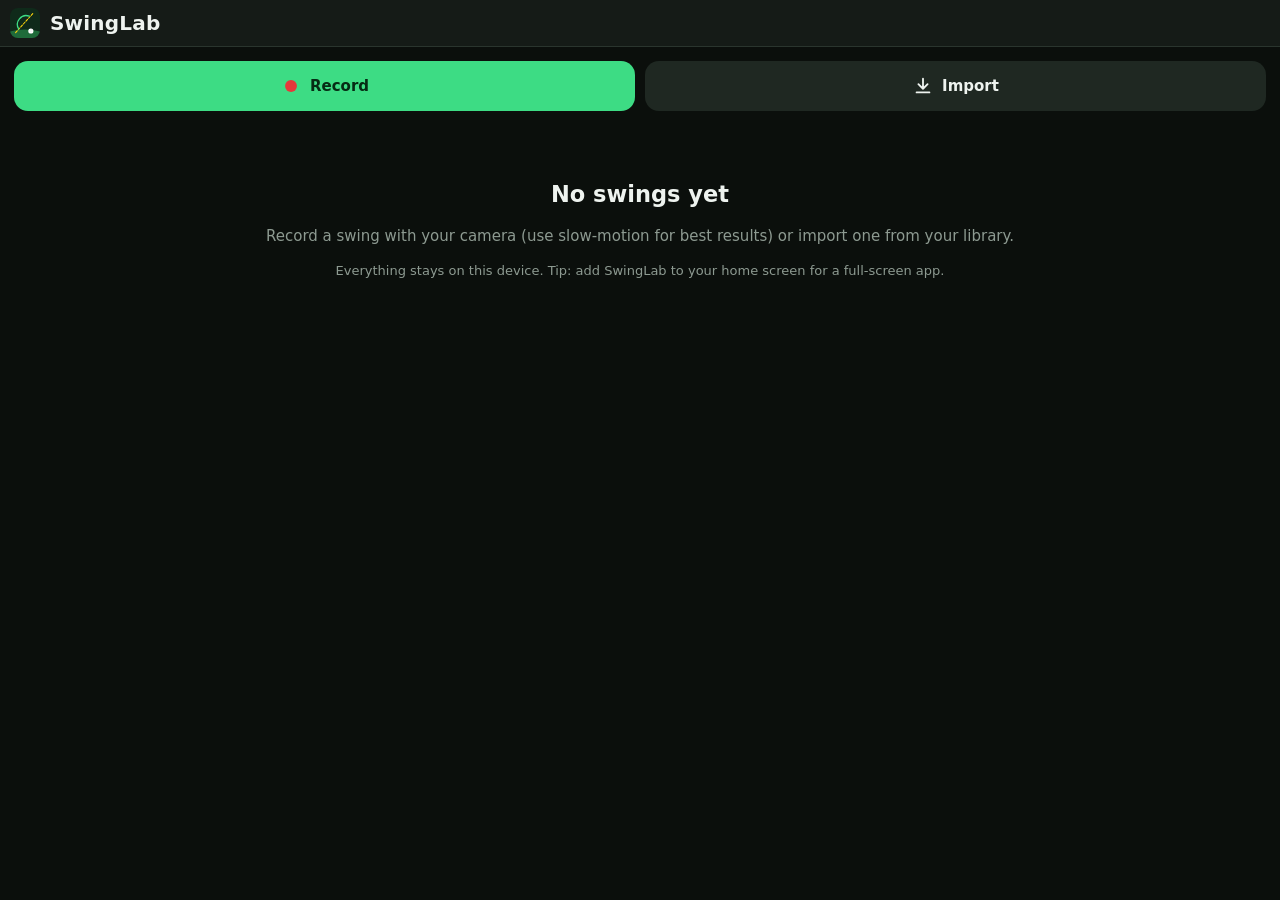
<file: index.html>
<!doctype html>
<html lang="en">
<head>
  <meta charset="utf-8">
  <meta name="viewport" content="width=device-width, initial-scale=1, viewport-fit=cover, user-scalable=no">
  <meta name="theme-color" content="#0b0f0c">
  <meta name="apple-mobile-web-app-capable" content="yes">
  <meta name="mobile-web-app-capable" content="yes">
  <meta name="apple-mobile-web-app-status-bar-style" content="black-translucent">
  <meta name="apple-mobile-web-app-title" content="SwingLab">
  <title>SwingLab – Golf Swing Analysis</title>
  <link rel="manifest" href="manifest.webmanifest">
  <link rel="icon" href="icons/icon.svg" type="image/svg+xml">
  <link rel="apple-touch-icon" href="icons/icon-192.png">
  <link rel="stylesheet" href="css/app.css">
</head>
<body>
  <!-- ============ LIBRARY ============ -->
  <section id="view-library" class="view active">
    <header class="topbar">
      <div class="brand"><img src="icons/icon.svg" alt=""><h1>SwingLab</h1></div>
    </header>
    <div class="lib-actions">
      <label class="btn primary">
        <svg viewBox="0 0 24 24"><circle cx="12" cy="12" r="6.5" fill="currentColor"/></svg> Record
        <input id="inp-record" type="file" accept="video/*" capture="environment" hidden>
      </label>
      <label class="btn">
        <svg viewBox="0 0 24 24"><path d="M12 4v11m-5-5 5 5 5-5M5 19h14" fill="none" stroke="currentColor" stroke-width="2" stroke-linecap="round" stroke-linejoin="round"/></svg> Import
        <input id="inp-import" type="file" accept="video/*" multiple hidden>
      </label>
    </div>
    <ul id="lib-list" class="lib-list"></ul>
    <div id="lib-empty" class="empty-state">
      <h2>No swings yet</h2>
      <p>Record a swing with your camera (use slow-motion for best results) or import one from your library.</p>
      <p class="small">Everything stays on this device. Tip: add SwingLab to your home screen for a full-screen app.</p>
    </div>
  </section>

  <!-- ============ ANALYZER ============ -->
  <section id="view-analyze" class="view">
    <header class="topbar">
      <button id="btn-back" class="icon-btn" aria-label="Back"><svg viewBox="0 0 24 24"><path d="M15 5l-7 7 7 7" fill="none" stroke="currentColor" stroke-width="2.2" stroke-linecap="round" stroke-linejoin="round"/></svg></button>
      <button id="an-title" class="title" title="Tap to rename"></button>
      <button id="btn-link" class="icon-btn dual-only" aria-label="Link playback" title="Link playback"><svg viewBox="0 0 24 24"><path d="M10 14a4 4 0 0 0 5.7 0l3-3a4 4 0 0 0-5.7-5.7l-1 1M14 10a4 4 0 0 0-5.7 0l-3 3a4 4 0 0 0 5.7 5.7l1-1" fill="none" stroke="currentColor" stroke-width="2" stroke-linecap="round"/></svg></button>
      <button id="btn-overlay" class="icon-btn dual-only" aria-label="Overlay" title="Overlay videos"><svg viewBox="0 0 24 24"><rect x="3.5" y="3.5" width="11" height="11" rx="2" fill="none" stroke="currentColor" stroke-width="2"/><rect x="9.5" y="9.5" width="11" height="11" rx="2" fill="currentColor" opacity=".5"/></svg></button>
      <button id="btn-compare" class="icon-btn" aria-label="Compare" title="Compare with another swing"><svg viewBox="0 0 24 24"><rect x="3" y="4" width="8" height="16" rx="1.5" fill="none" stroke="currentColor" stroke-width="2"/><rect x="13" y="4" width="8" height="16" rx="1.5" fill="none" stroke="currentColor" stroke-width="2"/></svg></button>
      <button id="btn-snap" class="icon-btn" aria-label="Snapshot" title="Save frame with drawings"><svg viewBox="0 0 24 24"><path d="M4 8h3l2-2.5h6L17 8h3v11H4z" fill="none" stroke="currentColor" stroke-width="2" stroke-linejoin="round"/><circle cx="12" cy="13" r="3.2" fill="none" stroke="currentColor" stroke-width="2"/></svg></button>
    </header>

    <div id="panes" class="panes"></div>

    <div id="opacity-wrap" class="opacity-wrap" hidden>
      <span>Overlay</span><input id="opacity" type="range" min="10" max="100" value="50">
    </div>

    <nav class="toolbar" aria-label="Drawing tools">
      <button class="tool" data-tool="pan" title="Move / zoom (pinch)"><svg viewBox="0 0 24 24"><path d="M12 3v18M3 12h18M12 3l-3 3m3-3 3 3m-3 15-3-3m3 3 3-3M3 12l3-3m-3 3 3 3m15-3-3-3m3 3-3 3" fill="none" stroke="currentColor" stroke-width="1.8" stroke-linecap="round"/></svg><span>Move</span></button>
      <button class="tool" data-tool="line" title="Line"><svg viewBox="0 0 24 24"><path d="M5 19 19 5" stroke="currentColor" stroke-width="2.2" stroke-linecap="round"/><circle cx="5" cy="19" r="2" fill="currentColor"/><circle cx="19" cy="5" r="2" fill="currentColor"/></svg><span>Line</span></button>
      <button class="tool" data-tool="plane" title="Swing plane (extended line)"><svg viewBox="0 0 24 24"><path d="M2 21 22 3" stroke="currentColor" stroke-width="2" stroke-dasharray="3 2.5"/></svg><span>Plane</span></button>
      <button class="tool" data-tool="angle" title="Angle"><svg viewBox="0 0 24 24"><path d="M19 5 6 19h14" fill="none" stroke="currentColor" stroke-width="2.2" stroke-linecap="round" stroke-linejoin="round"/><path d="M11 13.5a6 6 0 0 1 2 5.5" fill="none" stroke="currentColor" stroke-width="1.6"/></svg><span>Angle</span></button>
      <button class="tool" data-tool="circle" title="Circle"><svg viewBox="0 0 24 24"><circle cx="12" cy="12" r="7.5" fill="none" stroke="currentColor" stroke-width="2.2"/></svg><span>Circle</span></button>
      <button class="tool" data-tool="rect" title="Box"><svg viewBox="0 0 24 24"><rect x="5" y="5" width="14" height="14" rx="1" fill="none" stroke="currentColor" stroke-width="2.2"/></svg><span>Box</span></button>
      <button class="tool" data-tool="arrow" title="Arrow"><svg viewBox="0 0 24 24"><path d="M5 19 18 6m0 0h-7m7 0v7" fill="none" stroke="currentColor" stroke-width="2.2" stroke-linecap="round" stroke-linejoin="round"/></svg><span>Arrow</span></button>
      <button class="tool" data-tool="free" title="Freehand"><svg viewBox="0 0 24 24"><path d="M4 17c3-6 5 2 8-4s5-5 8-3" fill="none" stroke="currentColor" stroke-width="2.2" stroke-linecap="round"/></svg><span>Draw</span></button>
      <button class="tool" data-tool="erase" title="Erase (tap a drawing)"><svg viewBox="0 0 24 24"><path d="m4 15 9-9 7 7-6 6H8zM9 19h11" fill="none" stroke="currentColor" stroke-width="2" stroke-linejoin="round"/></svg><span>Erase</span></button>
      <span class="sep"></span>
      <button id="btn-color" title="Color"><i class="swatch"></i><span>Color</span></button>
      <button id="btn-undo" title="Undo"><svg viewBox="0 0 24 24"><path d="M9 7 4.5 11.5 9 16M5 11.5h9a5 5 0 0 1 0 10h-3" fill="none" stroke="currentColor" stroke-width="2" stroke-linecap="round" stroke-linejoin="round"/></svg><span>Undo</span></button>
      <button id="btn-clear" title="Clear drawings"><svg viewBox="0 0 24 24"><path d="M6 6l12 12M18 6 6 18" stroke="currentColor" stroke-width="2.2" stroke-linecap="round"/></svg><span>Clear</span></button>
      <button id="btn-grid" title="Grid"><svg viewBox="0 0 24 24"><path d="M4 4h16v16H4zM9.3 4v16M14.7 4v16M4 9.3h16M4 14.7h16" fill="none" stroke="currentColor" stroke-width="1.6"/></svg><span>Grid</span></button>
      <button id="btn-mirror" title="Mirror video"><svg viewBox="0 0 24 24"><path d="M12 3v18M9 6 3 18h6zM15 6l6 12h-6z" fill="none" stroke="currentColor" stroke-width="1.8" stroke-linejoin="round"/></svg><span>Mirror</span></button>
      <button id="btn-fit" title="Reset zoom"><svg viewBox="0 0 24 24"><path d="M4 9V4h5M20 9V4h-5M4 15v5h5M20 15v5h-5" fill="none" stroke="currentColor" stroke-width="2" stroke-linecap="round"/></svg><span>Fit</span></button>
    </nav>

    <div class="transport">
      <div class="phases">
        <button class="phase" data-k="address"><span class="pn">Address</span><span class="pt">set</span></button>
        <button class="phase" data-k="top"><span class="pn">Top</span><span class="pt">set</span></button>
        <button class="phase" data-k="impact"><span class="pn">Impact</span><span class="pt">set</span></button>
        <button class="phase" data-k="finish"><span class="pn">Finish</span><span class="pt">set</span></button>
      </div>
      <div id="tempo" class="tempo"></div>
      <div class="timeline">
        <input id="scrub" type="range" min="0" max="1000" value="0" aria-label="Timeline">
        <div id="ticks" class="ticks"></div>
      </div>
      <div id="jog" class="jog" aria-label="Drag to step frames"><span>◀ drag to step frames ▶</span></div>
      <div class="controls">
        <button id="btn-speed" class="pill" title="Playback speed">1×</button>
        <button id="btn-loop" class="pill" title="Loop Address→Finish"><svg viewBox="0 0 24 24"><path d="M17 3l3 3-3 3M20 6H8a4 4 0 0 0-4 4v1M7 21l-3-3 3-3M4 18h12a4 4 0 0 0 4-4v-1" fill="none" stroke="currentColor" stroke-width="2" stroke-linecap="round" stroke-linejoin="round"/></svg></button>
        <button id="btn-back1" class="ctl" aria-label="Previous frame"><svg viewBox="0 0 24 24"><path d="M6 5v14M18 5 9 12l9 7z" fill="currentColor" stroke="currentColor" stroke-width="2" stroke-linejoin="round"/></svg></button>
        <button id="btn-play" class="ctl big" aria-label="Play/Pause"></button>
        <button id="btn-fwd1" class="ctl" aria-label="Next frame"><svg viewBox="0 0 24 24"><path d="M18 5v14M6 5l9 7-9 7z" fill="currentColor" stroke="currentColor" stroke-width="2" stroke-linejoin="round"/></svg></button>
        <div class="readout"><span id="time">0:00.00</span><span id="frame">F0</span></div>
        <button id="btn-fps" class="pill" title="Frame rate (tap to change)">30fps</button>
      </div>
    </div>
  </section>

  <!-- Compare picker sheet -->
  <div id="sheet" class="sheet" hidden>
    <div class="sheet-body">
      <div class="sheet-head"><h3>Compare with…</h3><button class="icon-btn sheet-close" aria-label="Close">✕</button></div>
      <ul id="pick-list" class="lib-list"></ul>
    </div>
  </div>

  <div id="toast" class="toast" role="status"></div>
  <script type="module" src="js/app.js"></script>
</body>
</html>
</file>
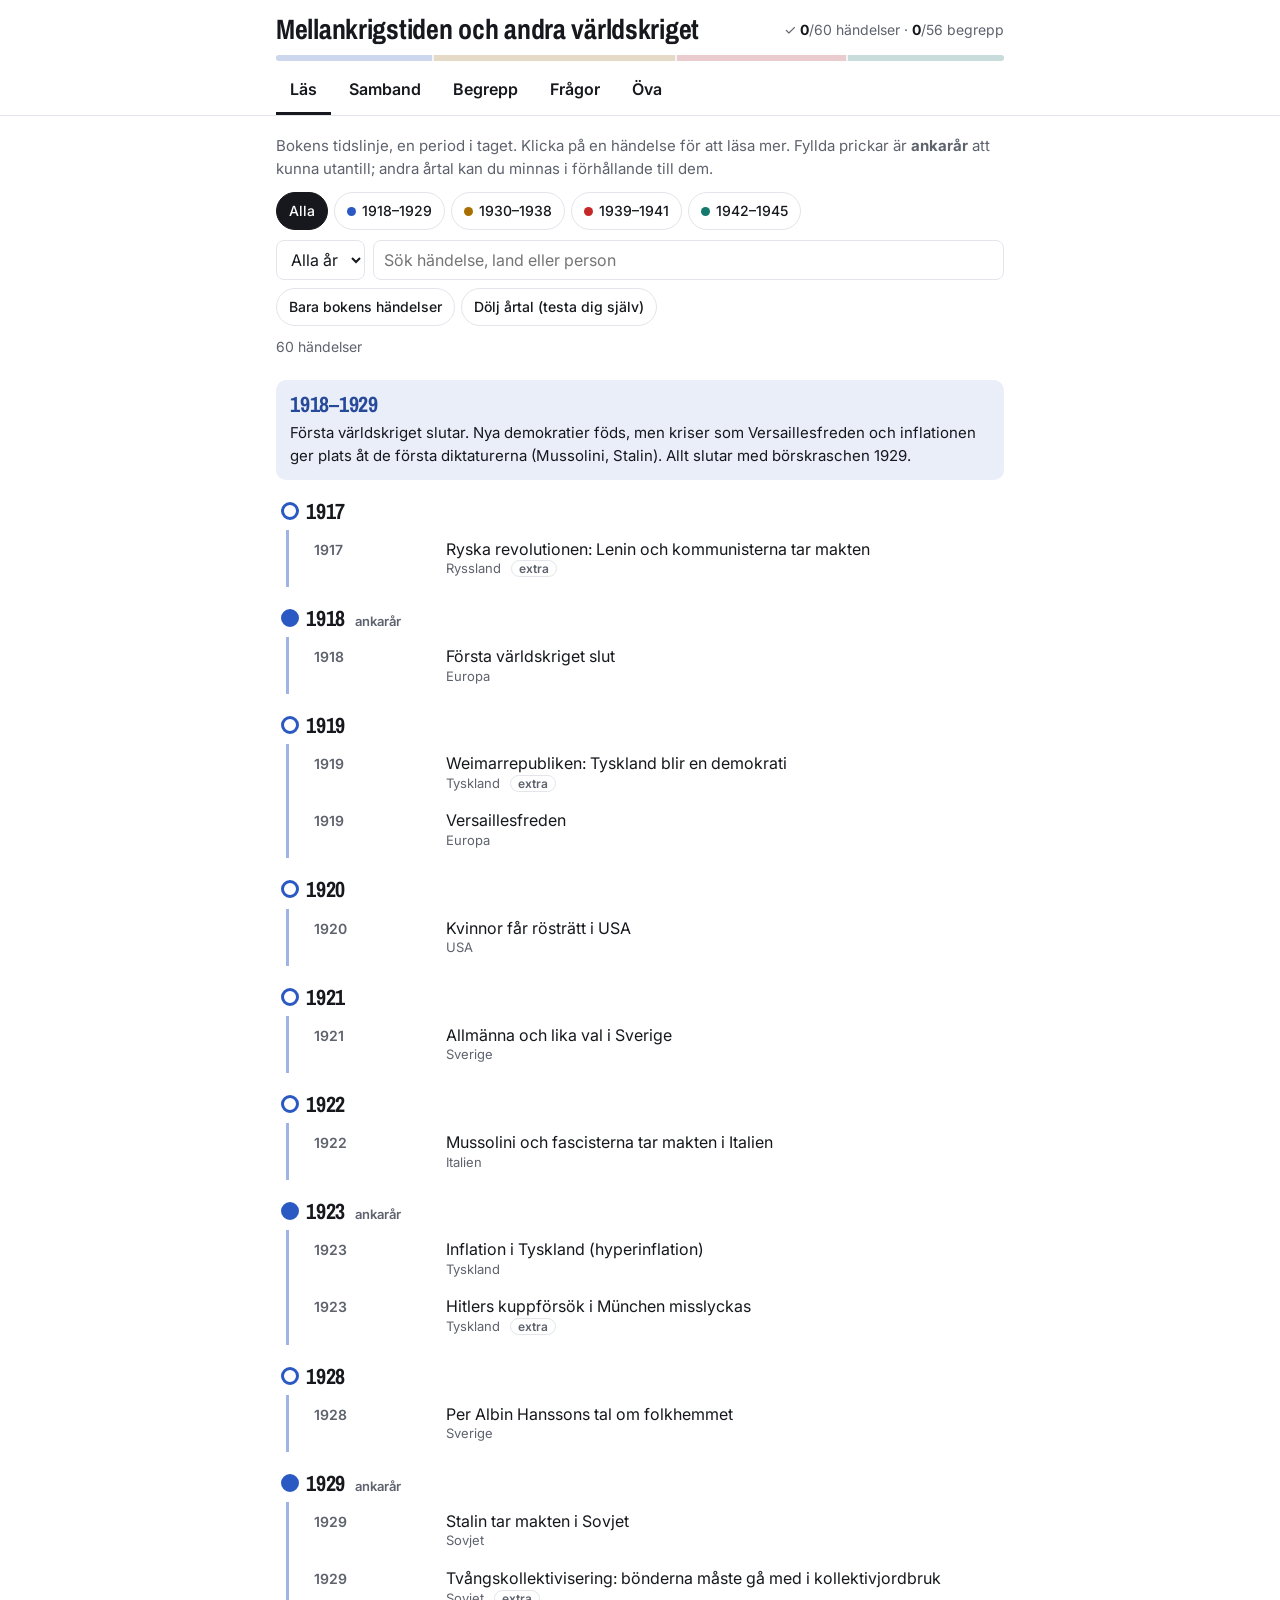
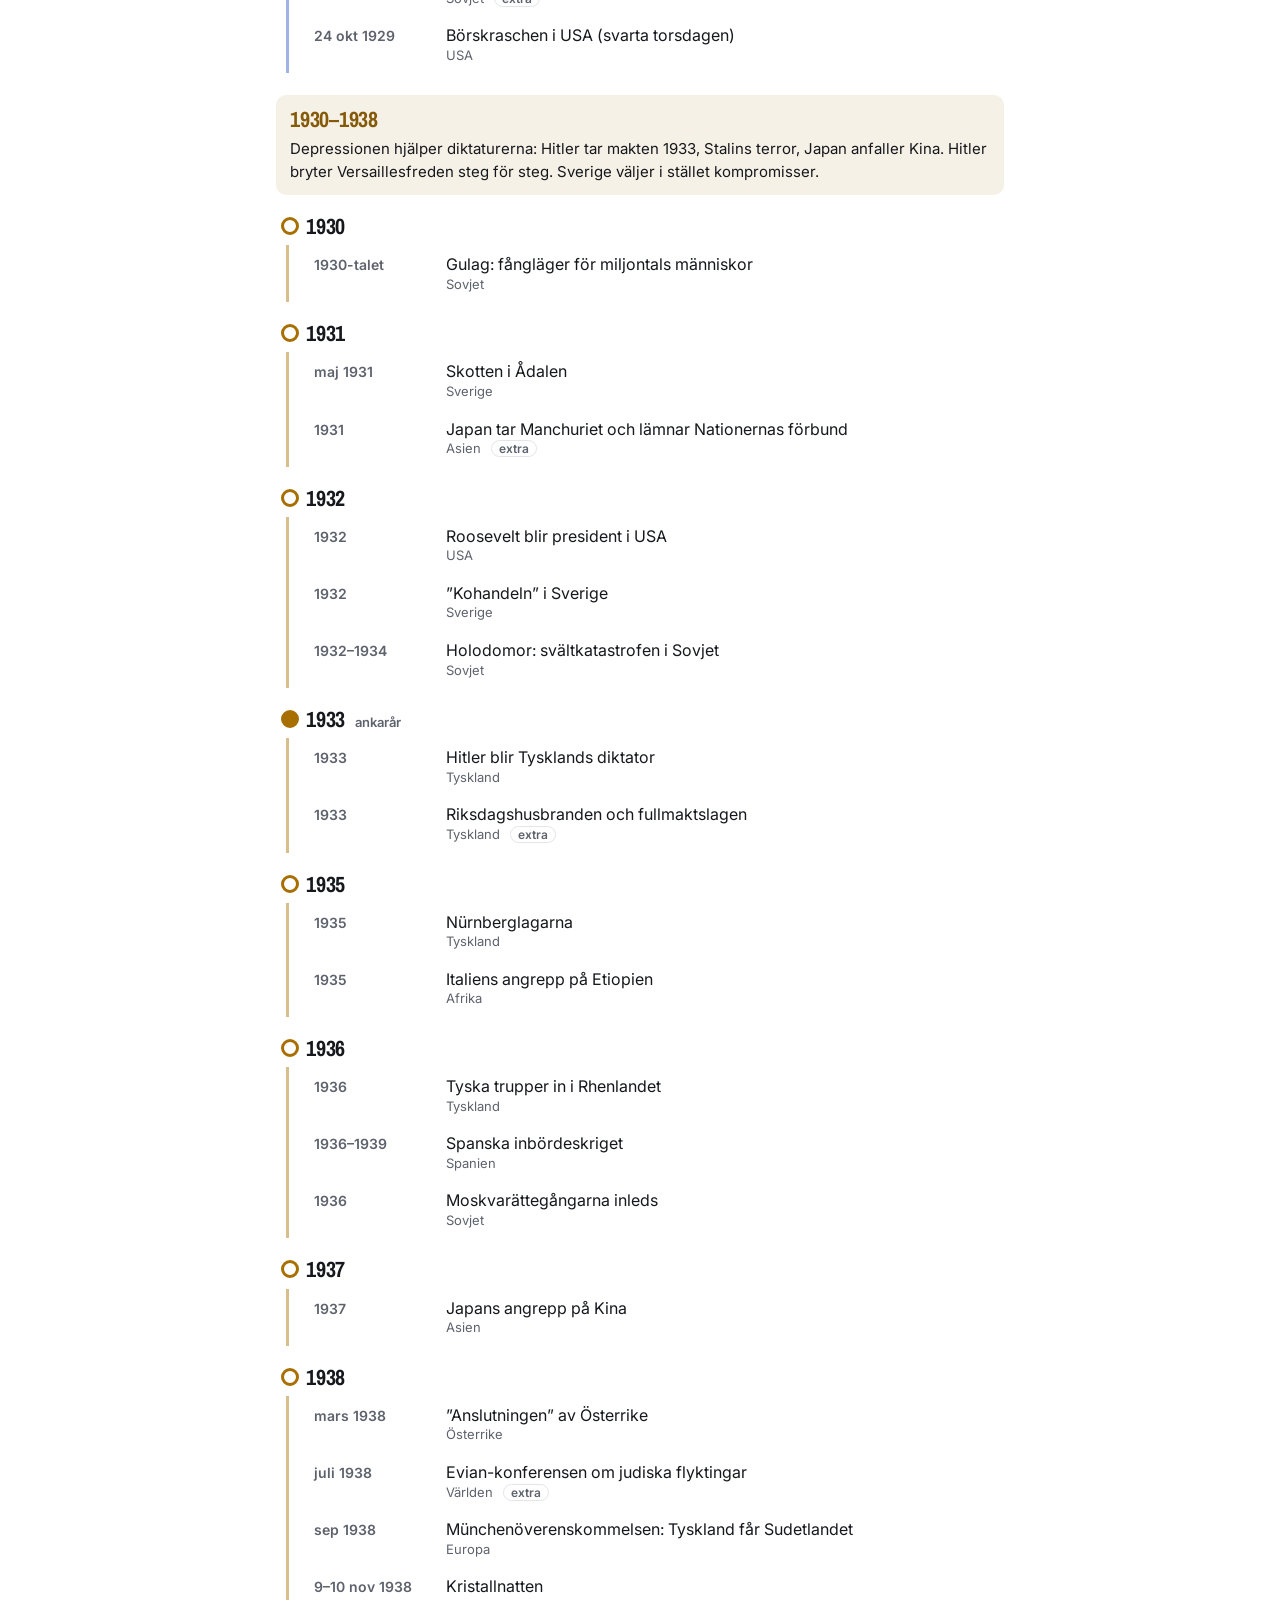
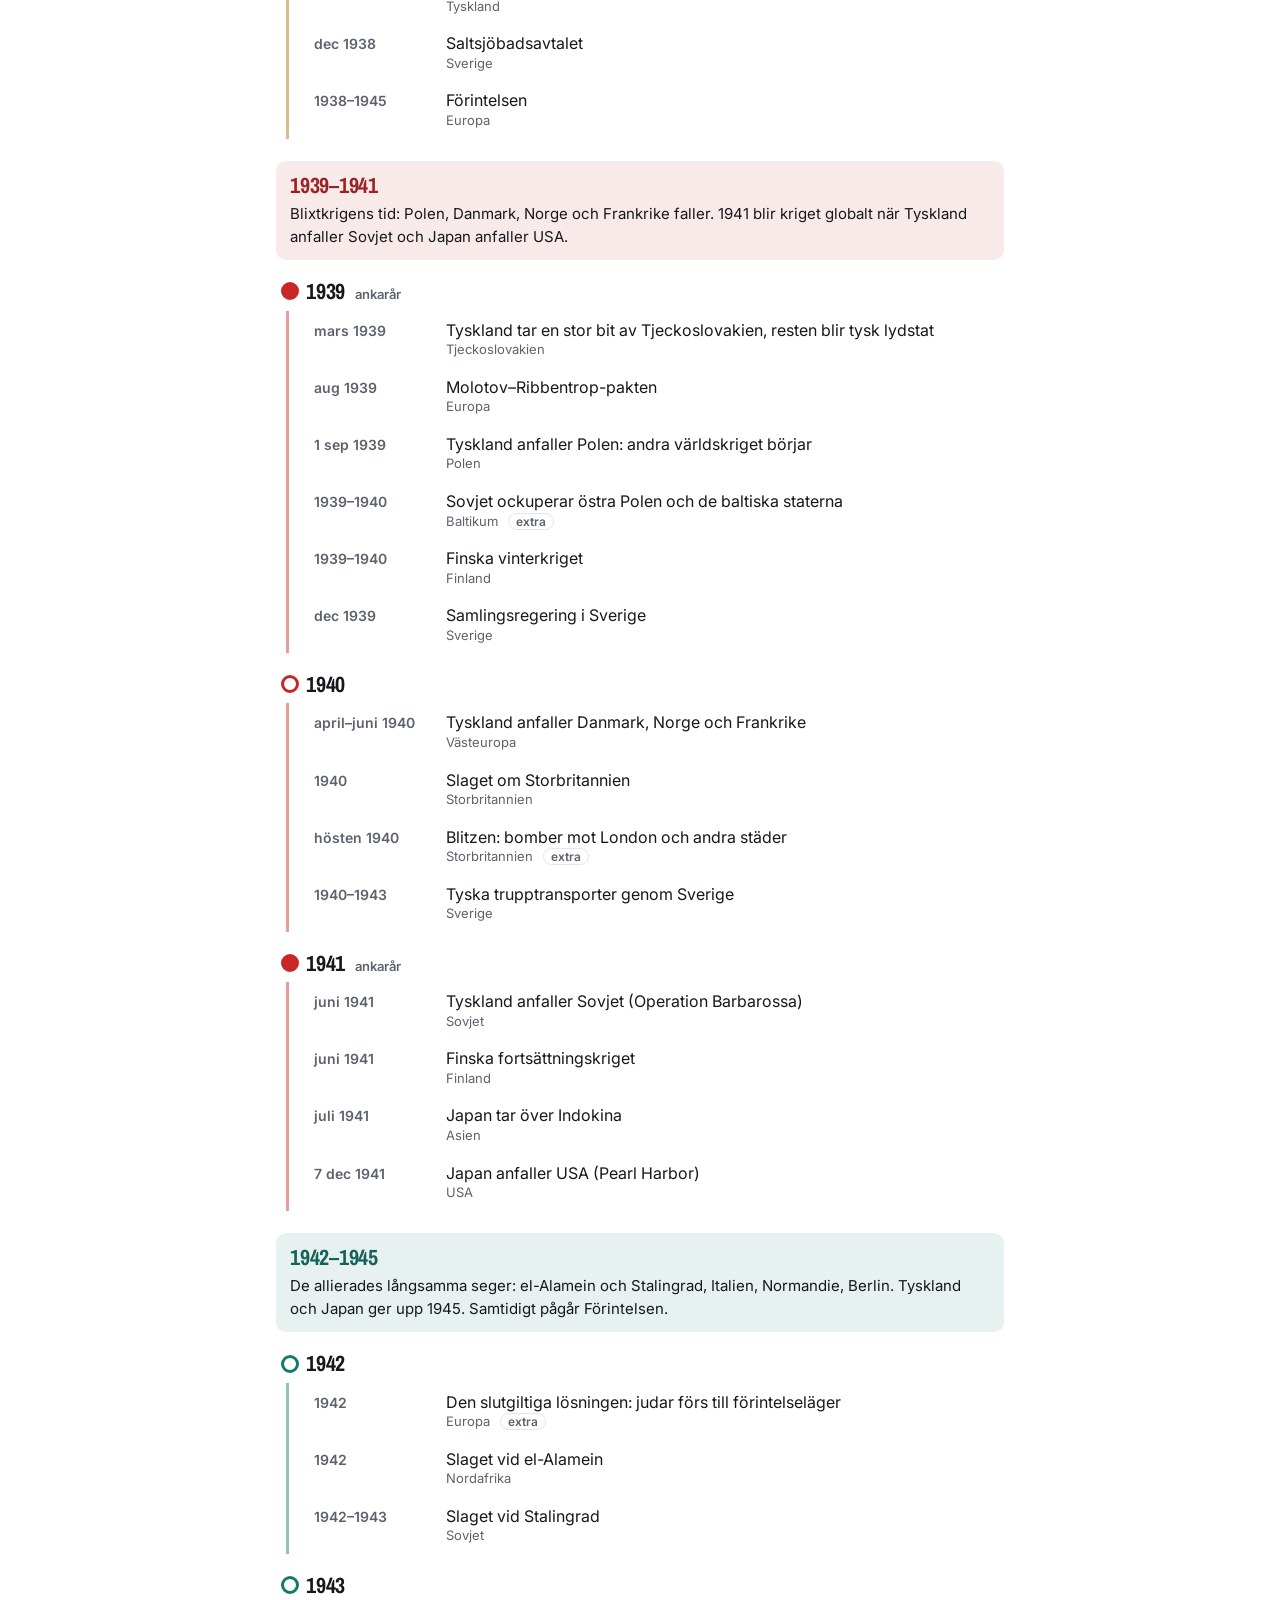
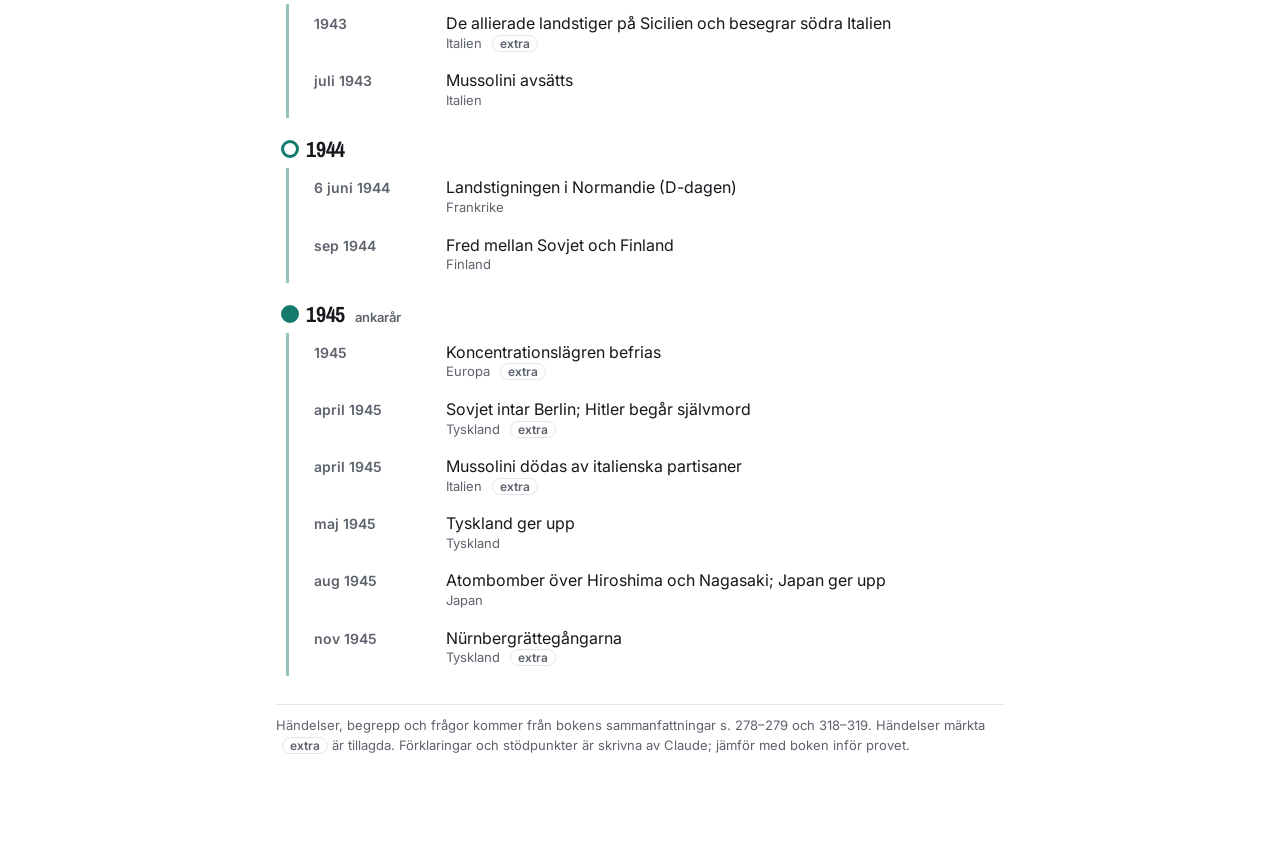
<file: tidslinje.html>
<!DOCTYPE html>
<html lang="sv">
<head>
<meta charset="utf-8">
<meta name="viewport" content="width=device-width, initial-scale=1, viewport-fit=cover">
<title>Tidslinje mellankrigstiden–WWII</title>
<link rel="preconnect" href="https://fonts.googleapis.com">
<link href="https://fonts.googleapis.com/css2?family=Archivo+Narrow:wght@600;700&family=Inter:wght@400;500;600;700&display=swap" rel="stylesheet">
<style>
/* VOICE calm, encouraging study app for a history test
   IDEA a revision kit: read the chronology, see the chains of cause and effect, drill with flashcards
   PICTURE the vertical era-coloured timeline, cause chains as linked steps, term cards and one big quiz card
   COLOUR white ground, ink, era colours blue, ochre, red, teal; green and red only for right and wrong
   TYPE Archivo Narrow for years and headings + Inter for text
   LAYOUT one 760px column; tabs in the header on desktop, a bottom tab bar on phones */
:root{color-scheme:light dark;--bg:light-dark(#ffffff,#111317);--ink:light-dark(#16181d,#eceef2);--mute:light-dark(#5d626d,#a3a8b3);--line:light-dark(#e3e5ea,#2b2e36);--panel:light-dark(#f4f5f7,#1b1e24);--ok:light-dark(#137a3e,#5ad48c);--bad:light-dark(#c62828,#ff7a72);--p0:light-dark(#2b59c3,#7ea2ff);--p1:light-dark(#a86f00,#f0b93a);--p2:light-dark(#c62828,#ff7a72);--p3:light-dark(#137a6d,#4fd1bd)}
:root[data-theme=light]{color-scheme:light}:root[data-theme=dark]{color-scheme:dark}
*{box-sizing:border-box;min-width:0}
html,body{margin:0;overflow-x:clip}
body{background:var(--bg);color:var(--ink);font:16px/1.55 Inter,system-ui,sans-serif;overflow-x:clip}
h1,h2,h3,.yr,.q,.big{font-family:"Archivo Narrow",Inter,sans-serif;letter-spacing:-.01em}
.wrap{max-width:760px;margin:0 auto;padding:0 16px 96px}
header{border-bottom:1px solid var(--line);position:sticky;top:0;background:var(--bg);z-index:10}
.hd{max-width:760px;margin:0 auto;padding:14px 16px 0}
.hrow{display:flex;justify-content:space-between;align-items:center;gap:12px}
h1{font-size:clamp(22px,3.4vw,28px);line-height:1.1;margin:0}
.stat{font-size:14px;color:var(--mute);white-space:nowrap;text-align:right}
.stat b{color:var(--ink)}
.prog{display:flex;height:6px;border-radius:99px;overflow:hidden;background:var(--panel);gap:2px;margin:10px 0 0}
.prog div{background:color-mix(in srgb,var(--pc) 20%,var(--panel));position:relative}
.prog div i{position:absolute;inset:0 auto 0 0;background:var(--pc)}
nav{display:flex;gap:4px;margin-top:6px}
nav button{all:unset;cursor:pointer;padding:10px 14px;font-weight:600;border-bottom:3px solid transparent;display:flex;gap:6px;align-items:center}
nav button[aria-selected=true]{border-color:var(--ink)}
nav button:focus-visible{outline:2px solid var(--p0)}
nav .badge{font-size:12px;background:var(--bad);color:#fff;border-radius:99px;padding:0 7px;line-height:18px}
@media(max-width:600px){nav{position:fixed;left:0;right:0;bottom:0;background:var(--bg);border-top:1px solid var(--line);margin:0;padding:0 0 env(safe-area-inset-bottom,0px);z-index:20}nav button{flex:1;justify-content:center;border-bottom:0;border-top:3px solid transparent;padding:12px 0 14px}nav button[aria-selected=true]{border-color:var(--ink)}.hd{padding-bottom:10px}}
.intro{color:var(--mute);font-size:15px;margin:18px 0 12px}
.intro a{color:inherit}
.chips{display:flex;flex-wrap:wrap;gap:6px;margin-bottom:10px}
.chip{all:unset;cursor:pointer;display:inline-flex;align-items:center;gap:6px;height:36px;padding:0 12px;border-radius:99px;border:1px solid var(--line);font-size:14px;font-weight:500;white-space:nowrap}
.chip .dot{width:9px;height:9px;border-radius:50%;background:var(--pc)}
.chip[aria-pressed=true]{background:var(--ink);color:var(--bg);border-color:var(--ink)}
.chip:focus-visible{outline:2px solid var(--p0);outline-offset:2px}
.row{display:flex;flex-wrap:wrap;gap:8px;align-items:center;margin-bottom:8px}
select,input[type=search]{font:inherit;font-size:16px;height:40px;border:1px solid var(--line);border-radius:8px;background:var(--bg);color:var(--ink);padding:0 10px}
input[type=search]{flex:1 1 160px}
select:focus-visible,input:focus-visible,.btn:focus-visible{outline:2px solid var(--p0);outline-offset:1px}
.count{font-size:14px;color:var(--mute);margin:4px 0 8px}
.btn{font:inherit;font-size:15px;font-weight:600;min-height:44px;padding:0 16px;border:1px solid var(--line);border-radius:10px;background:var(--panel);color:var(--ink);cursor:pointer}
.btn.pri{background:var(--ink);color:var(--bg);border-color:var(--ink)}
.btn:disabled{cursor:default}
/* read */
.era{margin:22px 0 6px;padding:12px 14px;border-radius:10px;background:color-mix(in srgb,var(--pc) 10%,var(--bg))}
.era h2{margin:0;font-size:22px;line-height:1.15;color:color-mix(in srgb,var(--pc) 75%,var(--ink))}
.era p{margin:4px 0 0;font-size:15px}
.yr{font-size:22px;font-weight:700;margin:14px 0 2px;padding-left:30px;position:relative;display:flex;gap:10px;align-items:baseline}
.yr small{font-family:Inter,sans-serif;font-size:13px;font-weight:600;color:var(--mute);letter-spacing:0}
.yr::before{content:"";position:absolute;left:5px;top:50%;width:12px;height:12px;border-radius:50%;background:var(--bg);border:3px solid var(--pc);transform:translateY(-50%)}
.yr.anc::before{background:var(--pc)}
.ev{position:relative;padding-left:30px}
.ev::before{content:"";position:absolute;left:10px;top:0;bottom:0;width:3px;background:color-mix(in srgb,var(--pc) 45%,transparent)}
.ev>button{all:unset;box-sizing:border-box;width:100%;cursor:pointer;display:grid;grid-template-columns:7.5em minmax(0,1fr) auto;gap:2px 12px;padding:9px 8px;border-radius:8px;align-items:baseline}
.ev>button:hover,.ev.open>button{background:var(--panel)}
.ev>button:focus-visible{outline:2px solid var(--p0)}
.ev .d{font-size:14px;color:var(--mute);font-weight:600}
.ev .t{line-height:1.35}
.ev .t small{display:block;color:var(--mute);font-size:13px}
.ev .m{font-size:14px;white-space:nowrap}
.k{color:var(--p1)}.okc{color:var(--ok);font-weight:700}
.ev.key .t{font-weight:600}
.hide .ev .d .v{filter:blur(6px);user-select:none}
.ev .x{padding:2px 8px 14px calc(7.5em + 20px)}
.ev .x p{margin:6px 0 10px;max-width:62ch}
.ev .x .lk{font-size:14px;color:var(--mute);margin:0 0 10px}
.ev .x .lk button{all:unset;cursor:pointer;color:var(--ink);text-decoration:underline;text-underline-offset:2px}
.empty{padding:30px 0;color:var(--mute)}
/* chains */
.cgrid{display:grid;grid-template-columns:repeat(auto-fit,minmax(220px,1fr));gap:10px;margin-top:6px}
.ccard{all:unset;box-sizing:border-box;cursor:pointer;border:1px solid var(--line);border-radius:12px;padding:14px;display:flex;flex-direction:column;gap:6px;background:linear-gradient(90deg,var(--c1),var(--c2)) top/100% 5px no-repeat,var(--bg)}
.ccard:hover{border-color:var(--ink)}
.ccard:focus-visible{outline:2px solid var(--p0)}
.ccard h3{margin:0;font-size:21px;line-height:1.15}
.ccard span{font-size:14px;color:var(--mute)}
.chain h2{font-size:clamp(26px,4vw,34px);line-height:1.1;margin:16px 0 4px}
.chain .lead{color:var(--mute);margin:0 0 14px}
.step{border:1px solid var(--line);border-left:5px solid var(--pc);border-radius:10px;padding:10px 14px}
.step .d{font-size:14px;font-weight:700;color:color-mix(in srgb,var(--pc) 75%,var(--ink))}
.why{display:flex;gap:10px;align-items:flex-start;padding:6px 0 6px 18px;font-size:15px;color:var(--mute)}
.why::before{content:"↓";font-weight:700;color:var(--ink);font-size:18px;line-height:1.2}
.hidewhy .why span{filter:blur(5px)}
.cbar{display:flex;gap:8px;flex-wrap:wrap;margin:16px 0}
/* practice */
.start h2{font-size:30px;line-height:1.1;margin:18px 0 6px}
.start p{margin:0 0 14px;color:var(--mute)}
.opt{all:unset;box-sizing:border-box;cursor:pointer;display:flex;justify-content:space-between;align-items:center;gap:12px;width:100%;padding:14px 16px;border:1px solid var(--line);border-radius:12px;margin-bottom:8px}
.opt:hover{border-color:var(--ink)}
.opt:focus-visible{outline:2px solid var(--p0)}
.opt b{display:block;font-size:17px}
.opt small{color:var(--mute);font-size:14px}
.opt .go{font-size:20px}
.opt.rec{border-color:var(--ink);border-width:2px}
.sec{font-size:14px;font-weight:600;color:var(--mute);margin:18px 0 8px}
.qtop{display:flex;justify-content:space-between;align-items:center;gap:10px;margin:16px 0 10px}
.dots{display:flex;gap:4px;flex:1}
.dots i{flex:1;height:6px;border-radius:99px;background:var(--line)}
.dots i.r{background:var(--ok)}.dots i.w{background:var(--bad)}.dots i.c{background:var(--ink)}
.qcard{border:1px solid var(--line);border-radius:14px;padding:clamp(18px,3vw,28px);border-top:6px solid var(--pc)}
.qmeta{display:flex;justify-content:space-between;gap:8px;font-size:14px;color:var(--mute);flex-wrap:wrap}
.q{font-size:clamp(24px,4vw,32px);line-height:1.15;margin:10px 0 18px;font-weight:700;text-wrap:balance}
.ask{font-size:15px;font-weight:600;margin:-8px 0 14px}
.opts{display:grid;grid-template-columns:repeat(2,minmax(0,1fr));gap:10px}
.opts.txt{grid-template-columns:1fr}
.opts .btn{min-height:56px;font-size:20px;font-family:"Archivo Narrow",sans-serif}
.opts.txt .btn{font:500 16px/1.35 Inter,sans-serif;text-align:left;padding:12px 16px}
.btn.right{background:var(--ok)!important;border-color:var(--ok)!important;color:#fff!important;opacity:1!important}
.btn.wrong{background:var(--bad)!important;border-color:var(--bad)!important;color:#fff!important;opacity:1!important}
.opts .btn:disabled{opacity:.5}
.ord{display:grid;gap:8px}
.ord .btn{display:flex;gap:12px;align-items:center;text-align:left;font-weight:500;padding:10px 14px;min-height:56px;line-height:1.3}
.ord .btn:disabled{opacity:1}
.ord .n{flex:none;width:30px;height:30px;border-radius:50%;border:2px solid var(--line);display:grid;place-items:center;font-weight:700}
.ord .btn.sel .n{background:var(--ink);color:var(--bg);border-color:var(--ink)}
.ord .btn.ri{border-color:var(--ok);box-shadow:inset 0 0 0 1px var(--ok)}
.ord .btn.wr{border-color:var(--bad);box-shadow:inset 0 0 0 1px var(--bad)}
.ord .y{margin-inline-start:auto;font-weight:700;white-space:nowrap}
.big{font-size:clamp(36px,7vw,52px);font-weight:700;line-height:1;margin:4px 0 8px}
.fb{margin-top:16px;padding:14px;border-radius:10px;background:var(--panel)}
.fb b.ok{color:var(--ok)}.fb b.bad{color:var(--bad)}
.fb p{margin:6px 0 0}
.tip{font-size:14px;color:var(--mute);margin-top:8px}
.tip b{color:var(--ink)}
.rate{display:grid;grid-template-columns:repeat(3,minmax(0,1fr));gap:8px;margin-top:16px}
.rate .btn{min-height:52px;font-size:15px;line-height:1.2}
.rate .b0{border-color:var(--bad);color:var(--bad)}.rate .b2{border-color:var(--ok);color:var(--ok)}
.qbar{display:flex;gap:8px;justify-content:space-between;align-items:center;margin-top:16px;flex-wrap:wrap}
.kbd{font-size:13px;color:var(--mute);margin-top:10px}
.sum{text-align:center;padding:24px 0}
.sum .big{font-size:64px}
.miss{text-align:left;margin:16px 0}
.miss div{padding:8px 0;border-top:1px solid var(--line)}
.miss small{color:var(--mute);display:block}
.note{font-size:13px;color:var(--mute);margin-top:28px;border-top:1px solid var(--line);padding-top:10px}
@media(max-width:600px){.ev>button{grid-template-columns:minmax(0,1fr) auto}.ev .d{grid-column:1/-1;font-size:13px;margin-bottom:-2px}.ev .x{padding-left:8px}.opts .btn{font-size:18px}.kbd{display:none}.stat .lg{display:none}}
@media(prefers-reduced-motion:no-preference){.qcard.new{animation:in .18s ease-out}@keyframes in{from{opacity:0;transform:translateY(6px)}}}

.tcard{all:unset;box-sizing:border-box;overflow-wrap:anywhere;cursor:pointer;display:block;width:100%;padding:12px 14px;border:1px solid var(--line);border-radius:10px;margin-bottom:8px}
.tcard:hover{border-color:var(--ink)}
.tcard:focus-visible{outline:2px solid var(--p0)}
.tcard b{font-size:17px;display:flex;justify-content:space-between;gap:8px}
.tcard span{display:block;margin-top:4px;font-size:15px}
.hidedef .tcard:not(.rev) span{filter:blur(6px);user-select:none}
.tgrid{display:grid;grid-template-columns:repeat(2,minmax(0,1fr));gap:0 10px}
.qitem{border:1px solid var(--line);border-radius:12px;padding:14px 16px;margin-bottom:10px}
.qitem h3{font-family:Inter,sans-serif;font-size:16px;font-weight:600;line-height:1.4;margin:0 0 10px;letter-spacing:0;display:flex;gap:10px}
.qitem h3 .nr{flex:none;width:26px;height:26px;border-radius:50%;background:var(--panel);display:grid;place-items:center;font-size:13px}
.qitem ul{margin:8px 0 10px;padding-left:20px}
.qitem li{margin-bottom:4px}
.qitem .acts{display:flex;gap:8px;flex-wrap:wrap}
.qitem .btn{min-height:38px;font-size:14px}
.qitem.done{border-color:var(--ok)}
.tag{font-size:12px;font-weight:600;color:var(--mute);border:1px solid var(--line);border-radius:99px;padding:0 7px;margin-left:6px;white-space:nowrap}
@media(max-width:600px){.tgrid{grid-template-columns:1fr}nav button{font-size:14px;padding:12px 0 14px}}
</style>
</head>
<body>
<header><div class="hd">
  <div class="hrow"><h1>Mellankrigstiden och andra världskriget</h1><div class="stat"><span title="Händelser du kan">✓ <b id="known">0</b>/<span id="tot"></span></span><span class="lg"> händelser · <b id="tk">0</b>/<span id="tt"></span> begrepp</span></div></div>
  <div class="prog" id="prog"></div>
  <nav role="tablist">
    <button role="tab" data-v="las">Läs</button>
    <button role="tab" data-v="samband">Samband</button>
    <button role="tab" data-v="begrepp">Begrepp</button>
    <button role="tab" data-v="fragor">Frågor</button>
    <button role="tab" data-v="ova">Öva <span class="badge" id="due" hidden></span></button>
  </nav>
</div></header>
<div class="wrap" id="app"></div>
<script>
{
const E=[{"id":"rysrev","d":"1917","y0":1917,"y1":1917,"c":"Ryssland","t":"Ryska revolutionen: Lenin och kommunisterna tar makten","x":"1917 kom två revolutioner i Ryssland. I februari störtades tsaren och i oktober tog bolsjevikerna (kommunisterna) under Lenin makten. Det ledde till inbördeskrig och till att Sovjetunionen bildades 1922.","ex":1},{"id":"vk1slut","d":"1918","y0":1918,"y1":1918,"c":"Europa","t":"Första världskriget slut","x":"Den 11 november 1918 skrevs vapenstilleståndet under och striderna i första världskriget upphörde. Kejsaren i Tyskland hade abdikerat två dagar tidigare. Omkring 17 miljoner människor hade dött i kriget.","ex":0},{"id":"weimar","d":"1919","y0":1919,"y1":1919,"c":"Tyskland","t":"Weimarrepubliken: Tyskland blir en demokrati","x":"Efter kejsarens fall valdes en nationalförsamling som samlades i den lugna staden Weimar, eftersom Berlin var oroligt. Där skrevs en demokratisk författning med allmän rösträtt för både kvinnor och män. Republiken kallas Weimarrepubliken.","ex":1},{"id":"versailles","d":"1919","y0":1919,"y1":1919,"c":"Europa","t":"Versaillesfreden","x":"Freden i Versailles 1919 gav Tyskland skulden för kriget. Tyskland förlorade mark och alla kolonier, fick bara ha en liten armé på 100 000 man och skulle betala stora krigsskadestånd. Många tyskar kände sig förödmjukade.","ex":0},{"id":"rostusa","d":"1920","y0":1920,"y1":1920,"c":"USA","t":"Kvinnor får rösträtt i USA","x":"Genom det 19:e tillägget till författningen 1920 fick amerikanska kvinnor rösträtt i alla val. Det var en seger för den långa rösträttsrörelsen. Kampen hade förts av suffragetterna sedan 1800-talet.","ex":0},{"id":"rost21","d":"1921","y0":1921,"y1":1921,"c":"Sverige","t":"Allmänna och lika val i Sverige","x":"1921 hölls det första riksdagsvalet där både kvinnor och män fick rösta på lika villkor. Beslutet om allmän och lika rösträtt hade tagits 1918–1919. Sverige var nu en fullständig demokrati.","ex":0},{"id":"mussolini22","d":"1922","y0":1922,"y1":1922,"c":"Italien","t":"Mussolini och fascisterna tar makten i Italien","x":"I oktober 1922 organiserade Mussolini ”marschen mot Rom” med tusentals fascistiska svartskjortor. Kungen vågade inte stoppa dem utan utsåg Mussolini till regeringschef. Det räknas som en statskupp. Några år senare förbjöds alla andra partier och Italien blev en diktatur.","ex":0},{"id":"inflation","d":"1923","y0":1923,"y1":1923,"c":"Tyskland","t":"Inflation i Tyskland (hyperinflation)","x":"1923 ockuperade Frankrike Ruhrområdet och inflationen nådde sin topp: i november kostade en dollar omkring 4 200 miljarder mark. Människors sparpengar blev värdelösa och medelklassen förlorade förtroendet för republiken.","ex":0},{"id":"kupp23","d":"1923","y0":1923,"y1":1923,"c":"Tyskland","t":"Hitlers kuppförsök i München misslyckas","x":"I november 1923 försökte Hitler och nazisterna ta makten i München (ölkällarkuppen). Kuppen slogs ner och Hitler dömdes till fängelse. Där skrev han Mein Kampf, med sina idéer om ras, judehat och ”livsrum” i öst.","ex":1},{"id":"folkhem","d":"1928","y0":1928,"y1":1928,"c":"Sverige","t":"Per Albin Hanssons tal om folkhemmet","x":"Socialdemokraternas ledare Per Albin Hansson beskrev i ett riksdagstal Sverige som ett ”folkhem”: samhället skulle vara som ett gott hem med jämlikhet, omtanke och trygghet för alla. Folkhemmet blev Socialdemokraternas stora mål från 1930-talet.","ex":0},{"id":"stalin29","d":"1929","y0":1929,"y1":1929,"c":"Sovjet","t":"Stalin tar makten i Sovjet","x":"Efter Lenins död 1924 följde en maktkamp, bland annat mot Trotskij. 1929 var Stalin Sovjetunionens ensamme ledare och styrde som diktator.","ex":0},{"id":"kolj","d":"1929","y0":1929,"y1":1929,"c":"Sovjet","t":"Tvångskollektivisering: bönderna måste gå med i kollektivjordbruk","x":"Stalin tvingade bönderna att gå samman i stora kollektivjordbruk (kolchoser). De mer välbärgade bönderna, kulakerna, utpekades som fiender och dödades eller deporterades till arbetsläger.","ex":1},{"id":"krasch","d":"24 okt 1929","y0":1929,"y1":1929,"c":"USA","t":"Börskraschen i USA (svarta torsdagen)","x":"Torsdagen den 24 oktober 1929 föll aktiekurserna kraftigt på Wall Street i New York, och kraschen fortsatte de följande dagarna. Banker och företag gick i konkurs och den stora depressionen spred sig över världen.","ex":0},{"id":"gulag","d":"1930-talet","y0":1930,"y1":1939,"c":"Sovjet","t":"Gulag: fångläger för miljontals människor","x":"Gulag var ett system av arbets- och fångläger, främst i Sibirien och norra Sovjet. Under 1930-talet skickades miljontals människor dit: politiska motståndare, kulaker och vanliga människor som anklagats för påhittade brott. Många dog av kyla, svält och hårt arbete.","ex":0},{"id":"adalen","d":"maj 1931","y0":1931,"y1":1931,"c":"Sverige","t":"Skotten i Ådalen","x":"I maj 1931 demonstrerade arbetare i Ådalen i Västernorrland mot strejkbrytare. Militär sattes in och sköt mot demonstrationståget, och fem personer dödades. Händelsen chockade Sverige och fick politiker, fack och arbetsgivare att börja söka kompromisser.","ex":0},{"id":"manchuriet","d":"1931","y0":1931,"y1":1931,"c":"Asien","t":"Japan tar Manchuriet och lämnar Nationernas förbund","x":"1931 ockuperade Japan Manchuriet i norra Kina och gjorde det till lydstaten Manchukuo. När Nationernas förbund kritiserade Japan lämnade landet förbundet. Det visade hur svagt NF var.","ex":1},{"id":"roosevelt","d":"1932","y0":1932,"y1":1932,"c":"USA","t":"Roosevelt blir president i USA","x":"Under depressionen var omkring 13 miljoner amerikaner arbetslösa. Franklin D. Roosevelt vann valet 1932 och lovade en ”New Deal”: staten satsade på offentliga arbeten, stöd till bönder och senare pensioner och socialförsäkringar.","ex":0},{"id":"kohandel","d":"1932","y0":1932,"y1":1932,"c":"Sverige","t":"”Kohandeln” i Sverige","x":"Socialdemokraterna och Bondeförbundet gjorde en uppgörelse i riksdagen: S fick stöd för sin krispolitik mot arbetslösheten, och bönderna fick skydd för jordbruket och bättre priser. Kompromissen kallas kohandeln och visade att krisen kunde lösas med demokrati i stället för diktatur. (Uppgörelsen brukar dateras till 1933; boken placerar den vid 1932.)","ex":0},{"id":"holodomor","d":"1932–1934","y0":1932,"y1":1934,"c":"Sovjet","t":"Holodomor: svältkatastrofen i Sovjet","x":"Tvångskollektiviseringen och stora krav på spannmål ledde till svält i Ukraina. Miljontals människor dog. Ukrainarna kallar svälten Holodomor, ”död genom svält”.","ex":0},{"id":"hitler33","d":"1933","y0":1933,"y1":1933,"c":"Tyskland","t":"Hitler blir Tysklands diktator","x":"I januari 1933 blev Hitler rikskansler (regeringschef). Inom ett halvår hade nazisterna förbjudit alla andra partier, krossat fackföreningarna och infört censur. Tyskland var en diktatur och politiska motståndare och judar förföljdes allt hårdare.","ex":0},{"id":"riksdagsbrand","d":"1933","y0":1933,"y1":1933,"c":"Tyskland","t":"Riksdagshusbranden och fullmaktslagen","x":"I februari 1933 brann riksdagshuset. Nazisterna skyllde på kommunisterna och förbjöd partiet. I mars antogs fullmaktslagen som gav regeringen rätt att stifta lagar utan riksdagen.","ex":1},{"id":"nurnberglagar","d":"1935","y0":1935,"y1":1935,"c":"Tyskland","t":"Nürnberglagarna","x":"Nürnberglagarna 1935 gjorde att judar inte längre var tyska medborgare. Judar och icke-judar fick inte gifta sig med varandra. Lagarna byggde på nazisternas rasläran.","ex":0},{"id":"etiopien","d":"1935","y0":1935,"y1":1935,"c":"Afrika","t":"Italiens angrepp på Etiopien","x":"Italien anföll Etiopien 1935 för att skapa ett imperium i Afrika. Italienarna använde bombflyg och giftgas mot civila. Nationernas förbund införde svaga sanktioner som inte stoppade kriget.","ex":0},{"id":"rhenlandet","d":"1936","y0":1936,"y1":1936,"c":"Tyskland","t":"Tyska trupper in i Rhenlandet","x":"Hitler bröt mot Versaillesfreden genom att återinföra värnplikten och rusta upp. 1936 skickade han trupper in i det demilitariserade Rhenlandet. Storbritannien och Frankrike reagerade inte.","ex":0},{"id":"spanska","d":"1936–1939","y0":1936,"y1":1939,"c":"Spanien","t":"Spanska inbördeskriget","x":"I juli 1936 gjorde general Franco uppror mot den vänsterregering som vunnit valet. Tyskland och Italien hjälpte Franco, Sovjet hjälpte regeringssidan och frivilliga från många länder stred i de internationella brigaderna. Franco vann 1939 och blev diktator.","ex":0},{"id":"moskva","d":"1936","y0":1936,"y1":1936,"c":"Sovjet","t":"Moskvarättegångarna inleds","x":"I Moskvarättegångarna anklagades gamla ledande kommunister för förräderi. De tvingades erkänna brott de inte begått och avrättades. Det var en del av den stora terrorn.","ex":0},{"id":"kina37","d":"1937","y0":1937,"y1":1937,"c":"Asien","t":"Japans angrepp på Kina","x":"Sommaren 1937 inledde Japan ett fullskaligt krig mot Kina. Japanerna tog storstäderna Shanghai och Nanjing efter hårda strider. När japanska soldater intog Nanjing i december 1937 mördade och våldtog de civila och fångar under flera veckor. En vanlig uppgift är omkring 300 000 döda.","ex":0},{"id":"anschluss","d":"mars 1938","y0":1938,"y1":1938,"c":"Österrike","t":"”Anslutningen” av Österrike","x":"I mars 1938 marscherade tyska trupper in i Österrike, som anslöts till Tyskland (Anschluss). Många österrikare jublade och en folkomröstning efteråt gav nästan 100 procent ja.","ex":0},{"id":"evian","d":"juli 1938","y0":1938,"y1":1938,"c":"Världen","t":"Evian-konferensen om judiska flyktingar","x":"32 länder träffades i Evian i Frankrike för att diskutera de judiska flyktingarna från Tyskland och Österrike. Nästan inget land ville ta emot fler flyktingar, så konferensen blev ett misslyckande.","ex":1},{"id":"munchen","d":"sep 1938","y0":1938,"y1":1938,"c":"Europa","t":"Münchenöverenskommelsen: Tyskland får Sudetlandet","x":"I München gick Storbritannien och Frankrike med på att Tyskland fick ta Sudetlandet från Tjeckoslovakien. Tjeckoslovakien var inte inbjudet. Chamberlain trodde att han räddat freden, så kallad eftergiftspolitik.","ex":0},{"id":"kristall","d":"9–10 nov 1938","y0":1938,"y1":1938,"c":"Tyskland","t":"Kristallnatten","x":"Natten mellan 9 och 10 november 1938 attackerade nazister judar i hela Tyskland. Synagogor brändes, butiker förstördes, minst 90 judar dödades och omkring 30 000 judiska män skickades till koncentrationsläger.","ex":0},{"id":"saltsjobad","d":"dec 1938","y0":1938,"y1":1938,"c":"Sverige","t":"Saltsjöbadsavtalet","x":"LO (fackföreningarna) och SAF (arbetsgivarna) slöt ett avtal i Saltsjöbaden om hur förhandlingar och konflikter på arbetsmarknaden skulle skötas, utan att staten blandade sig i. Avtalet ledde till färre strejker och blev grunden för ”den svenska modellen”.","ex":0},{"id":"forintelsen","d":"1938–1945","y0":1938,"y1":1945,"c":"Europa","t":"Förintelsen","x":"Förintelsen var nazisternas folkmord på Europas judar. Den växte fram steg för steg: lagar och utestängning, Kristallnatten, gettona, massavrättningar och till sist förintelselägren. Omkring sex miljoner judar mördades. Även romer, funktionsnedsatta och homosexuella förföljdes och dödades.","ex":0},{"id":"tjeck","d":"mars 1939","y0":1939,"y1":1939,"c":"Tjeckoslovakien","t":"Tyskland tar en stor bit av Tjeckoslovakien, resten blir tysk lydstat","x":"I mars 1939 ockuperade Tyskland Böhmen och Mähren, och Slovakien blev en tysk lydstat. Det var första gången Hitler tog ett område där det inte bodde tyskar, och det visade att eftergiftspolitiken hade misslyckats.","ex":0},{"id":"mrpakt","d":"aug 1939","y0":1939,"y1":1939,"c":"Europa","t":"Molotov–Ribbentrop-pakten","x":"Nazityskland och det kommunistiska Sovjet slöt en icke-angreppspakt. I ett hemligt tillägg delade de upp Östeuropa mellan sig. Pakten gjorde det möjligt för Hitler att anfalla Polen.","ex":0},{"id":"polen","d":"1 sep 1939","y0":1939,"y1":1939,"c":"Polen","t":"Tyskland anfaller Polen: andra världskriget börjar","x":"Den 1 september 1939 anföll Tyskland Polen med blixtkrig: snabba anfall med stridsvagnar och flyg. Det räknas som början på andra världskriget i Europa. Den 3 september förklarade Storbritannien och Frankrike krig mot Tyskland.","ex":0},{"id":"baltikum","d":"1939–1940","y0":1939,"y1":1940,"c":"Baltikum","t":"Sovjet ockuperar östra Polen och de baltiska staterna","x":"Enligt den hemliga delen av pakten gick Sovjet in i östra Polen i september 1939. Sedan tvingades Estland, Lettland och Litauen ta emot sovjetiska baser, och sommaren 1940 ockuperades och annekterades de.","ex":1},{"id":"vinterkriget","d":"1939–1940","y0":1939,"y1":1940,"c":"Finland","t":"Finska vinterkriget","x":"Den 30 november 1939 anföll Sovjet Finland. Finnarna gjorde hårt motstånd i kylan och Sovjet fick stora förluster. I mars 1940 slöts fred i Moskva. Finland behöll sin självständighet men fick lämna ifrån sig stora delar av Karelen. Sverige stödde Finland med frivilliga och vapen men skickade inga trupper.","ex":0},{"id":"samling","d":"dec 1939","y0":1939,"y1":1939,"c":"Sverige","t":"Samlingsregering i Sverige","x":"När kriget bröt ut bildades en samlingsregering under Per Albin Hansson med alla stora partier utom kommunisterna. Regeringen förklarade Sverige neutralt. Under beredskapstiden kallades hundratusentals män in till militären.","ex":0},{"id":"dnf","d":"april–juni 1940","y0":1940,"y1":1940,"c":"Västeuropa","t":"Tyskland anfaller Danmark, Norge och Frankrike","x":"I april 1940 anföll Tyskland Danmark och Norge. I maj kom blixtkriget mot Nederländerna, Belgien och Frankrike, som gav upp efter sex veckor. Norra Frankrike ockuperades och södra delen styrdes av Vichyregimen. I Norge samarbetade Quisling med tyskarna.","ex":0},{"id":"slagetsb","d":"1940","y0":1940,"y1":1940,"c":"Storbritannien","t":"Slaget om Storbritannien","x":"Sommaren 1940 försökte det tyska flygvapnet slå ut det brittiska för att kunna invadera Storbritannien. Först anfölls flygplatser och radarstationer. Britterna hade radar och snabba jaktplan och höll stånd. Churchill tackade piloterna: ”Aldrig har så många haft så få att tacka för så mycket.”","ex":0},{"id":"blitzen","d":"hösten 1940","y0":1940,"y1":1940,"c":"Storbritannien","t":"Blitzen: bomber mot London och andra städer","x":"När Tyskland inte vann i luften började de bomba London och andra städer, ofta nattetid. Bombningarna kallas Blitzen. Londonborna sov i skyddsrum och i tunnelbanan.","ex":1},{"id":"trupp","d":"1940–1943","y0":1940,"y1":1943,"c":"Sverige","t":"Tyska trupptransporter genom Sverige","x":"Sverige lät tyska soldater på permission och krigsmateriel resa med tåg genom Sverige mellan Norge och Tyskland (permittenttrafiken). 1941 fick även en hel tysk division resa genom Sverige till Finland. Det var ett stort avsteg från neutraliteten, liksom den omfattande handeln med Tyskland.","ex":0},{"id":"barbarossa","d":"juni 1941","y0":1941,"y1":1941,"c":"Sovjet","t":"Tyskland anfaller Sovjet (Operation Barbarossa)","x":"Den 22 juni 1941 anföll Tyskland Sovjetunionen med omkring tre miljoner soldater. Hitler ville ha ”livsrum” och krossa kommunismen. Tyskarna nådde nästan Moskva men stoppades i december.","ex":0},{"id":"fortsattning","d":"juni 1941","y0":1941,"y1":1941,"c":"Finland","t":"Finska fortsättningskriget","x":"Finland gick med i kriget mot Sovjet för att ta tillbaka det som förlorats i vinterkriget. Finland kallade sig ”medkrigförande” och inte allierad med Tyskland.","ex":0},{"id":"indokina","d":"juli 1941","y0":1941,"y1":1941,"c":"Asien","t":"Japan tar över Indokina","x":"Japan tog Franska Indokina för att få råvaror och baser. USA svarade med att stoppa all export av olja till Japan.","ex":0},{"id":"pearl","d":"7 dec 1941","y0":1941,"y1":1941,"c":"USA","t":"Japan anfaller USA (Pearl Harbor)","x":"Söndagen den 7 december 1941 anföll japanska flygplan den amerikanska flottbasen Pearl Harbor på Hawaii. Över 2 400 amerikaner dödades och flera slagskepp sänktes. USA gick in i kriget och det blev ett världskrig mellan axelmakterna och de allierade.","ex":0},{"id":"slutgiltiga","d":"1942","y0":1942,"y1":1942,"c":"Europa","t":"Den slutgiltiga lösningen: judar förs till förintelseläger","x":"Vid Wannseekonferensen i januari 1942 planerades hur alla Europas judar skulle mördas. Judar transporterades med tåg till förintelseläger som Treblinka, Sobibor och Auschwitz-Birkenau och gasades ihjäl.","ex":1},{"id":"alamein","d":"1942","y0":1942,"y1":1942,"c":"Nordafrika","t":"Slaget vid el-Alamein","x":"Vid el-Alamein i Egypten stoppade britterna under general Montgomery Rommels armé hösten 1942. Efter det drevs axelmakterna ut ur Nordafrika och gav upp i Tunisien i maj 1943.","ex":0},{"id":"stalingrad","d":"1942–1943","y0":1942,"y1":1943,"c":"Sovjet","t":"Slaget vid Stalingrad","x":"Slaget om Stalingrad pågick från augusti 1942 till februari 1943. Det var ett av krigets blodigaste slag, med strider om varje hus och gata. Den inringade tyska armén gav upp i slutet av januari och början av februari 1943. Omkring 90 000 tyskar togs till fånga. Efter Stalingrad var Tyskland på reträtt i öst.","ex":0},{"id":"italien43","d":"1943","y0":1943,"y1":1943,"c":"Italien","t":"De allierade landstiger på Sicilien och besegrar södra Italien","x":"Sommaren 1943 landsteg de allierade på Sicilien och gick sedan upp genom Italien. Striderna var hårda och Rom befriades först i juni 1944.","ex":1},{"id":"mussolini43","d":"juli 1943","y0":1943,"y1":1943,"c":"Italien","t":"Mussolini avsätts","x":"I juli 1943 avsattes Mussolini och greps på kungens order. Tyska fallskärmssoldater befriade honom senare och han fick leda en lydstat i norra Italien. Den nya italienska regeringen slöt vapenstillestånd med de allierade i september 1943 och förklarade sedan krig mot Tyskland. Tyskland ockuperade då norra och mellersta Italien.","ex":0},{"id":"normandie","d":"6 juni 1944","y0":1944,"y1":1944,"c":"Frankrike","t":"Landstigningen i Normandie (D-dagen)","x":"Den 6 juni 1944 landsteg amerikanska, brittiska och kanadensiska trupper på Normandies stränder i norra Frankrike. Det var den största landstigningen i historien och öppnade en ny front i väst.","ex":0},{"id":"fredfinland","d":"sep 1944","y0":1944,"y1":1944,"c":"Finland","t":"Fred mellan Sovjet och Finland","x":"Finland slöt vapenstillestånd med Sovjet och fick lämna land i öster. Finland var tvunget att driva ut de tyska trupperna, vilket ledde till Lapplandskriget.","ex":0},{"id":"lagren","d":"1945","y0":1945,"y1":1945,"c":"Europa","t":"Koncentrationslägren befrias","x":"När de allierade ryckte fram befriades lägren. Röda armén befriade Auschwitz den 27 januari 1945. Soldaterna hittade utmärglade fångar och massgravar.","ex":1},{"id":"berlin","d":"april 1945","y0":1945,"y1":1945,"c":"Tyskland","t":"Sovjet intar Berlin; Hitler begår självmord","x":"Röda armén anföll Berlin och amerikanska och sovjetiska soldater möttes vid floden Elbe. Den 30 april 1945 begick Hitler självmord i sin bunker i Berlin.","ex":1},{"id":"mussolini45","d":"april 1945","y0":1945,"y1":1945,"c":"Italien","t":"Mussolini dödas av italienska partisaner","x":"I slutet av april 1945 greps Mussolini av italienska partisaner när han försökte fly. Han sköts och hans kropp hängdes upp i Milano.","ex":1},{"id":"kapitulation","d":"maj 1945","y0":1945,"y1":1945,"c":"Tyskland","t":"Tyskland ger upp","x":"Tyskland kapitulerade villkorslöst den 7–8 maj 1945. Den 8 maj firas som dagen då kriget i Europa tog slut.","ex":0},{"id":"atom","d":"aug 1945","y0":1945,"y1":1945,"c":"Japan","t":"Atombomber över Hiroshima och Nagasaki; Japan ger upp","x":"Den 6 augusti 1945 släppte USA en atombomb över Hiroshima. Omkring 70 000–80 000 människor dog direkt och många fler senare av skador och strålning. Tre dagar senare föll en bomb över Nagasaki. Den 15 augusti meddelade kejsaren att Japan gav upp, och andra världskriget var slut.","ex":0},{"id":"nurnbergratt","d":"nov 1945","y0":1945,"y1":1946,"c":"Tyskland","t":"Nürnbergrättegångarna","x":"I Nürnberg ställdes nazistiska ledare inför en internationell domstol. De åtalades för bland annat brott mot freden, krigsförbrytelser och brott mot mänskligheten. Domstolen dömde 12 till döden, 7 till fängelse och frikände 3. Rättegångarna visade att även ledare kan ställas till svars för sina brott.","ex":1}];
const TERMS=[
['Mellankrigstiden',[
['löpande band','Tillverkning där produkten flyttas längs ett band och varje arbetare gör samma moment om och om igen. Henry Ford gjorde bilar billiga på det sättet (massproduktion).'],
['suffragetter','Kvinnor som kämpade för kvinnlig rösträtt, bland annat i USA och Storbritannien, med demonstrationer och civil olydnad.'],
['svarta torsdagen','Torsdagen den 24 oktober 1929 då aktiekurserna rasade på börsen Wall Street i New York. Starten på börskraschen.'],
['börskrasch','När aktiepriserna faller kraftigt på kort tid. Börskraschen 1929 utlöste den stora depressionen.'],
['depression','En lång och djup ekonomisk kris med massarbetslöshet, konkurser och fallande priser. Den stora depressionen präglade 1930-talet.'],
['New Deal','President Roosevelts program mot krisen från 1933: statliga arbeten, stöd till bönder, regler för banker och socialförsäkringar som pension.'],
['kollektivjordbruk','Stora jordbruk som ägdes gemensamt och styrdes av staten (kolchoser). Stalin tvingade bönderna att gå med från 1929.'],
['kulaker','De lite mer välbärgade bönderna i Sovjet. Stalin pekade ut dem som fiender; de dödades eller deporterades till Gulag.'],
['Holodomor','Svältkatastrofen i Ukraina 1932–1934, orsakad av tvångskollektiviseringen och statens krav på spannmål. Miljontals dog.'],
['femårsplaner','Planer där den sovjetiska staten bestämde vad som skulle produceras under fem år. Satsningen gällde främst tung industri.'],
['planekonomi','Ekonomi där staten bestämmer vad som ska tillverkas, hur mycket och till vilket pris, i stället för marknaden.'],
['Gulag','Sovjets system av arbets- och fångläger där miljontals människor satt, ofta för påhittade brott.'],
['Moskvarättegångarna','Skenrättegångar 1936–1938 där gamla kommunistledare tvingades erkänna påhittade brott och avrättades. En del av Stalins stora terror.'],
['Weimarrepubliken','Tysklands demokratiska republik 1919–1933, uppkallad efter staden Weimar där författningen skrevs.'],
['dolkstötslegenden','Lögnen att den tyska armén inte förlorat första världskriget utan ”dolkats i ryggen” av socialister, demokrater och judar.'],
['hyperinflation','Extremt snabb prisökning där pengarna förlorar värde från dag till dag, som i Tyskland 1923.'],
['nazism','Hitlers ideologi: extrem nationalism, raslära, antisemitism, en allsmäktig ledare (Führer) och krav på ”livsrum” i öst.'],
['Nürnberglagarna','Lagar från 1935 som tog ifrån judar det tyska medborgarskapet och förbjöd äktenskap mellan judar och icke-judar.'],
['antisemitism','Fientlighet och hat mot judar.'],
['propaganda','Ensidig information som ska påverka människors åsikter, till exempel genom film, radio, affischer och tal.'],
['diktatur','Styrelseskick där en ledare eller ett parti har all makt, utan fria val, yttrandefrihet eller oberoende domstolar.'],
['fascism','Mussolinis ideologi: stark stat och ledare, nationalism, våld mot motståndare och förakt för demokrati och kommunism.'],
['spanska inbördeskriget','Kriget 1936–1939 mellan den vänsterinriktade regeringen och Francos nationalister. Tyskland och Italien hjälpte Franco, som vann.'],
['skotten i Ådalen','1931 sköt militär mot demonstrerande arbetare i Ådalen och fem dödades. Det ledde till att man sökte kompromisser i stället för konflikt.'],
['kohandeln','Uppgörelsen mellan Socialdemokraterna och Bondeförbundet: stöd till krispolitik mot arbetslöshet i utbyte mot stöd till jordbruket.'],
['Saltsjöbadsavtalet','Avtal 1938 mellan LO och SAF om hur fack och arbetsgivare ska förhandla. Grunden för den svenska modellen.'],
['folkhemmet','Per Albin Hanssons vision av Sverige som ett gott hem för alla, med jämlikhet och trygghet.'],
['RFSU','Riksförbundet för sexuell upplysning, grundat 1933 av Elise Ottesen-Jensen. Arbetade för sexualupplysning och preventivmedel.']]],
['Andra världskriget',[
['Tredje riket','Nazisternas namn på Tyskland 1933–1945. Det skulle bli ett mäktigt ”tusenårsrike”.'],
['livsrum','Hitlers idé att det tyska folket behövde mer land i öst, i Polen och Sovjet, som skulle erövras och befolkas av tyskar.'],
['imperialism','När stormakter erövrar och styr andra länder och folk för att få råvaror, marknader och makt.'],
['Münchenöverenskommelsen','Avtalet 1938 där Storbritannien och Frankrike lät Tyskland ta Sudetlandet från Tjeckoslovakien. Exempel på eftergiftspolitik.'],
['axelmakterna','Tyskland, Italien och Japan med bundsförvanter.'],
['allierade','Länderna som stred mot axelmakterna, främst Storbritannien, Sovjet och USA.'],
['Molotov–Ribbentrop-pakten','Icke-angreppspakt mellan Tyskland och Sovjet i augusti 1939, med ett hemligt avtal om att dela Östeuropa.'],
['blixtkrig','Snabba anfall med stridsvagnar och flyg som överraskar fienden. Tysklands metod 1939–1941.'],
['Quisling','Norsk nazist som samarbetade med tyskarna under ockupationen. Hans namn har blivit ett ord för förrädare.'],
['slaget om Storbritannien','Luftstriderna 1940 där tyska flygvapnet försökte slå ut det brittiska inför en invasion, men misslyckades.'],
['finska vinterkriget','Sovjets anfall på Finland 1939–1940. Finland förlorade land men behöll sin självständighet.'],
['fortsättningskriget','Finlands krig mot Sovjet 1941–1944, vid Tysklands sida.'],
['Operation Barbarossa','Tysklands anfall på Sovjet i juni 1941.'],
['Pearl Harbor','USA:s flottbas på Hawaii som Japan anföll den 7 december 1941. Då gick USA in i kriget.'],
['Stalingrad','Slaget 1942–1943 där en tysk armé blev inringad och gav upp. Vändpunkten på östfronten.'],
['el-Alamein','Slaget i Egypten 1942 där britterna stoppade Rommels armé. Vändpunkten i Nordafrika.'],
['D-dagen','Den 6 juni 1944, de allierades landstigning i Normandie. Den öppnade en andra front i väst.'],
['Hiroshima','Japansk stad där USA släppte den första atombomben den 6 augusti 1945.'],
['kristallnatten','Pogromen 9–10 november 1938 då nazister förstörde synagogor och judiska affärer och skickade tusentals judar till läger.'],
['getton','Avspärrade stadsdelar där judar tvingades bo under kriget, till exempel i Warszawa. Där rådde trångboddhet, svält och sjukdomar.'],
['koncentrationsläger','Läger där nazisterna spärrade in motståndare, judar och andra under mycket hårda förhållanden. Många dog.'],
['den slutgiltiga lösningen','Nazisternas täcknamn för planen att mörda alla Europas judar, samordnad vid Wannseekonferensen 1942.'],
['Förintelsen','Nazisternas folkmord på omkring sex miljoner judar under andra världskriget.'],
['Nürnbergrättegångarna','Rättegångarna 1945–1946 mot nazistiska ledare för krigsförbrytelser och brott mot mänskligheten.'],
['samlingsregering','Regering där flera eller alla stora partier ingår. Sverige hade en under kriget, med alla partier utom kommunisterna.'],
['permittenttrafiken','Tyska soldaters resor på permission med tåg genom Sverige 1940–1943. Ett avsteg från neutraliteten.'],
['beredskapstiden','Åren 1939–1945 då Sverige rustade och hundratusentals män var inkallade för att försvara landet.'],
['vita bussarna','Räddningsaktion våren 1945, ledd av Folke Bernadotte, där fångar i koncentrationsläger, främst skandinaver, hämtades till Sverige.']]]];
const QS=[
['Mellankrigstiden',[
['Berätta om det ”glada 20-talets” USA.',['Snabb ekonomisk tillväxt; massproduktion och löpande band gjorde bilar och varor billiga.','Elektricitet, radio, film och jazz; köp på avbetalning, konsumtionssamhälle.','Kvinnor fick rösträtt 1920.','Men inte alla fick det bättre: bönderna hamnade i kris (överproduktion) och Ku Klux Klan växte.']],
['Av vilka orsaker drabbades USA av en svår ekonomisk kris under 1930-talet?',['Överproduktion: fabriker och bönder producerade mer än folk kunde köpa.','Spekulation: många köpte aktier för lånade pengar, en bubbla växte.','Börskraschen 1929 (svarta torsdagen): banker gick omkull och sparpengar försvann.','Företag lade ner, arbetslösheten steg (13 miljoner 1932) och efterfrågan sjönk ännu mer.']],
['Hur var det tänkt att New Deal skulle lösa problemen i USA?',['Staten skulle ta ansvar för ekonomin i stället för att vänta ut krisen.','Statliga arbeten (vägar, dammar, byggen) gav jobb.','Stöd till bönder och nya regler för banker och börsen.','Socialförsäkringar som pension och arbetslöshetsersättning.','Mer pengar i folks fickor skulle öka köpen och få fart på företagen.']],
['På vilka sätt blev livet förändrat för människor i Sovjet under 1920-talet?',['Kommunistpartiet var enda parti; hemlig polis och förföljelse av motståndare.','Efter inbördeskriget infördes NEP: viss privat handel och privata jordbruk tillåts.','Utbildningskampanjer så att fler lärde sig läsa.','Kampanjer mot religionen; kyrkor stängdes.','Efter Lenins död 1924 maktkamp; Stalin tog makten.']],
['a) Hur skulle framtidens samhälle se ut enligt Lenin och kommunistpartiet? b) Hur såg det ut i verkligheten under 1920-talet?',['a) Ett klasslöst samhälle utan rika och fattiga, där arbetarna styr och allt ägs gemensamt.','b) Inbördeskrig, svält och fattigdom.','b) En diktatur med ett parti och hemlig polis i stället för arbetarstyre.','b) NEP: privat handel tilläts igen för att få igång ekonomin.']],
['Hur förändrades Sovjet under Stalin på 1930-talet? (kollektivisering, kulaker, planekonomi, Holodomor, Moskvarättegångarna, Gulag)',['Kollektivisering: bönderna tvingades in i kollektivjordbruk.','Kulakerna pekades ut som fiender och dödades eller deporterades.','Planekonomi och femårsplaner: tung industri växte snabbt.','Holodomor 1932–1934: miljontals svalt ihjäl i Ukraina.','Moskvarättegångarna och den stora terrorn; miljontals i Gulag.']],
['Berätta om kampen för och emot demokrati i Tyskland under 1920-talet.',['Weimarrepubliken 1919: demokrati med allmän och lika rösträtt.','Versaillesfreden och dolkstötslegenden gjorde många fientliga mot republiken.','Hot från både vänster (kommunistuppror) och höger (politiska mord, Hitlers kupp 1923).','Hyperinflationen 1923 slog mot medelklassen.','1924–1929: lån från USA, bättre ekonomi och lugnare politik.']],
['Hur gynnades nazisterna av inflationskrisen 1923 och börskraschen i USA 1929?',['1923: medelklassen förlorade sina besparingar och tilliten till republiken; Hitler blev känd genom kuppen och rättegången.','1929: USA drog tillbaka sina lån; Tyskland fick sex miljoner arbetslösa.','Nazisterna lovade jobb, ordning och ett starkt Tyskland och pekade ut syndabockar.','Röstandelen: 2,6 % 1928, 18 % 1930, största parti 1932.']],
['Vilka tyskar drabbades särskilt av nazisternas diktatur i Tyskland på 1930-talet?',['Politiska motståndare: kommunister, socialdemokrater, fackligt aktiva, skickades till koncentrationsläger (Dachau).','Judar: avsked, bojkott, Nürnberglagarna 1935, Kristallnatten 1938.','Romer, homosexuella och funktionsnedsatta (tvångssterilisering).','Kritiska präster och Jehovas vittnen.']],
['Jämför Europas diktaturer i slutet av 1930-talet: a) likheter mellan fascism och nazism, b) hur Tyskland och Italien påverkade Spanien, c) likheter mellan diktaturerna i östra och sydöstra Europa.',['a) Båda: en stark ledare, ett parti, nationalism, propaganda, våld, emot demokrati och kommunism. Nazismen byggde dessutom på raslära och antisemitism.','b) De skickade soldater, flyg och vapen till Franco (Guernica) och kunde pröva sina vapen. Franco vann.','c) Unga demokratier föll; kungar, militärer eller starka ledare styrde; nationalism och antikommunism.','1938 var bara 13 stater i Europa demokratier.']],
['På vilka sätt blev Sverige ett modernare land under mellankrigstiden?',['Allmän och lika rösträtt; första valet 1921.','Industrialisering och inflyttning till städer.','El, radio och bilar förändrade vardagen.','Kompromisser och reformer på 1930-talet: Saltsjöbadsavtalet, folkhemmet.']],
['Beskriv de motsättningar som fanns i Sverige på 1920-talet.',['Hög arbetslöshet.','Strejker och konflikter mellan arbetare och arbetsgivare.','Politiska motsättningar mellan höger och vänster; svaga regeringar som avlöste varandra.','Klasskillnader mellan samhällsklasser.']],
['Berätta om Sveriges utveckling under 1930-talet. (Ådalen 1931, kohandeln, folkhemmet, Saltsjöbadsavtalet, RFSU, kompromisser och missnöje)',['Skotten i Ådalen 1931 chockade och visade att konflikterna måste lösas.','Kohandeln: S och Bondeförbundet kompromissade om krispolitiken.','Folkhemmet: trygghet och reformer för alla.','Saltsjöbadsavtalet 1938: fack och arbetsgivare kom överens om spelregler.','RFSU 1933 arbetade för sexualupplysning.','Till skillnad från många länder löstes missnöjet med kompromisser och demokrati.']]]],
['Andra världskriget',[
['Varför misslyckades Nationernas förbund med att hindra nya krig på 1930-talet?',['NF hade ingen egen armé.','USA var aldrig med; Japan, Tyskland och Italien lämnade förbundet.','Sanktionerna var svaga, till exempel mot Italien efter Etiopien 1935.','Storbritannien och Frankrike ville undvika krig och gav efter.','Japan i Manchuriet 1931 visade att aggression lönade sig.']],
['Vilka likheter och skillnader fanns det mellan Japans planer på ett imperium och de planer som europeiska makthavare genomförde under imperialismen?',['Likheter: man ville ha råvaror, marknader och makt och erövrade andra folk med våld.','Båda såg sig som överlägsna de erövrade.','Skillnader: Japan var en asiatisk makt som erövrade sina grannar i Asien.','Japan kom sent, på 1930–40-talet, och sa sig befria Asien från européerna.','Japans framfart var extremt brutal, t.ex. Nanjingmassakern.']],
['Ge exempel på hur civilbefolkningen drabbades av krigföringen i Asien, Afrika och Europa.',['Asien: Nanjingmassakern, tröstekvinnorna, tvångsarbete, atombomberna.','Afrika: Italien använde bombflyg och giftgas i Etiopien; strider i Nordafrika.','Europa: Blitzen i London, bombningar av tyska städer (Hamburg, Dresden), ockupation och svält.','Förintelsen och miljontals flyktingar.']],
['Vilka samband fanns det mellan den nazistiska ideologin och begreppen ”Tredje riket” och ”livsrum”?',['Nazismen byggde på raslära: tyskarna sågs som ett ”herrefolk”.','Tredje riket skulle bli ett nytt mäktigt tyskt rike.','Ett herrefolk ansågs behöva livsrum: land i öst.','Slaviska folk sågs som underlägsna och skulle fördrivas eller förslavas.','Därför anfölls Polen 1939 och Sovjet 1941.']],
['Beskriv Italiens roll i andra världskriget från angreppet på Etiopien 1935 till slutet 1945.',['1935: angrep Etiopien med bombflyg och giftgas.','1936–1939: hjälpte Franco i Spanien; närmade sig Tyskland.','1940: gick in i kriget på Hitlers sida; misslyckades i Grekland och Nordafrika, där Tyskland fick hjälpa till.','1943: de allierade landsteg; Mussolini avsattes och Italien bytte sida.','Tyskland ockuperade norra Italien; Mussolini dödades av partisaner 1945.']],
['Vilka var de viktigaste händelserna under a) blixtkrigens tid 1939–1940, b) 1941, året då kriget blev globalt, c) de allierades långsamma seger 1942–1945?',['a) Polen 1939; Sovjet tar östra Polen och Baltikum; vinterkriget; Danmark, Norge, Nederländerna, Belgien och Frankrike 1940; slaget om Storbritannien.','b) Balkan; Barbarossa i juni; Japan tar Indokina; Pearl Harbor i december; axelmakterna mot de allierade.','c) el-Alamein och Stalingrad 1942–43; södra Italien 1943; Normandie 1944; Berlin, Hitlers och Mussolinis död, Tysklands kapitulation 1945; atombomberna och Japans kapitulation.']],
['Hur påverkade Sverige kriget och hur påverkades Sverige av kriget? Vilka olika uppfattningar finns hos historiker om detta?',['Samlingsregering och neutralitet.','Avsteg: tyska trupptransporter (permittenttrafiken) och stor handel med Tyskland, t.ex. järnmalm.','Stöd till Finland: frivilliga, vapen, finska krigsbarn.','Beredskapstiden: hundratusentals män inkallade, ransonering.','Judiska flyktingar togs sällan emot före kriget, fler under kriget (danska judar 1943, vita bussarna 1945).','Historiker: vissa menar att eftergifterna var nödvändiga för att hålla Sverige utanför kriget, andra att Sverige hjälpte Nazityskland för mycket och borde ha hjälpt fler flyktingar.']],
['Sammanfatta vad som hände under Förintelsen från Kristallnatten och Evian-konferensen till Auschwitz. (identifikation, segregation, koncentration, deportation, förintelse; offer, förövare, iakttagare och hjältar)',['Identifikation: lagarna bestämde vem som var jude (Nürnberglagarna 1935).','Segregation: judar stängdes ute; Kristallnatten 1938. Evian 1938 visade att få länder ville ta emot flyktingar.','Koncentration: judar samlades i getton, t.ex. Warszawa.','Deportation: tåg till lägren. Förintelse: skjutningar från 1941, gaskammare i Auschwitz och andra läger.','Offer: sex miljoner judar, även romer m.fl. Förövare: SS, Höss, Eichmann. Iakttagare: de som tittade bort. Hjältar: Wallenberg, Irena Sendler.']]]]];
const CH=[
{n:'Hitlers väg till makten',s:'Hur en ung demokrati blev en diktatur.',st:['versailles','inflation','kupp23','krasch','hitler33','riksdagsbrand'],w:['Många tyskar kände sig förödmjukade. Skadestånden och sedeltryckningen ledde till inflation.','Kaoset 1923 fick Hitler att tro att tiden var mogen för en kupp.','Kuppen misslyckades. Nazisterna var små tills krisen kom: Tyskland levde på lån från USA.','Massarbetslösheten gav nazisterna miljontals röster, och Hitler blev regeringschef.','Branden blev förevändningen för att slå ut motståndarna och ta all makt.']},
{n:'Vägen till kriget',s:'Aggression som lönade sig, och eftergifter som inte stoppade den.',st:['manchuriet','etiopien','rhenlandet','spanska','kina37','anschluss','munchen','tjeck','mrpakt','polen'],w:['NF kunde inte stoppa Japan. Mussolini såg att aggression lönade sig.','Sanktionerna mot Italien var svaga. Hitler testade om västmakterna skulle reagera.','Ingen reagerade. I Spanien kunde Hitler och Mussolini pröva sina vapen.','Diktaturerna blev starkare. Japan gick vidare och anföll Kina.','Hitler tog nästa steg i Europa: Österrike.','Anslutningen gick utan motstånd. Hitler krävde nu Sudetlandet.','Eftergiftspolitiken gav Hitler det han ville ha, men han nöjde sig inte.','Väst garanterade Polen. Hitler ville undvika tvåfrontskrig och gjorde upp med Stalin.','Med Sovjet på sin sida kunde Hitler anfalla Polen.']},
{n:'Kriget vänder',s:'Från axelmakternas höjdpunkt till kapitulationerna 1945.',st:['barbarossa','pearl','alamein','stalingrad','italien43','mussolini43','normandie','berlin','kapitulation','atom'],w:['Tyskland fastnade i Sovjet. Japan ville slå ut USA:s flotta för att ta Sydostasien.','Med USA i kriget fick de allierade övertaget. Första stora vändpunkten kom i Nordafrika.','Samtidigt i öst förlorade Tyskland en hel armé.','Från Nordafrika kunde de allierade anfalla Italien.','Nederlagen gjorde Mussolini impopulär och han avsattes.','Sovjet krävde en andra front. Den kom i Normandie.','Tyskland pressades från två håll och Berlin föll.','Med Hitler död gav Tyskland upp.','Kriget mot Japan fortsatte. USA använde atombomben för att tvinga fram en kapitulation.']},
{n:'Från förföljelse till folkmord',s:'Förintelsen växte fram steg för steg.',st:['nurnberglagar','evian','kristall','slutgiltiga','lagren','nurnbergratt'],w:['Judarna ville fly, men få länder ville ta emot dem.','Världen hade visat att den inte tänkte hjälpa. Förföljelsen blev öppet våld.','Under kriget gick nazisterna från förföljelse till planerat massmord.','När de allierade ryckte fram befriades lägren och brotten blev kända.','Brotten skulle inte gå ostraffade: ledarna ställdes inför rätta.']},
{n:'Sverige: från konflikt till kompromiss',s:'Hur Sverige höll fast vid demokratin och sedan klarade sig genom kriget.',st:['rost21','folkhem','adalen','kohandel','saltsjobad','samling','trupp'],w:['Den nya demokratin fick en vision: folkhemmet.','Men konflikterna på arbetsmarknaden var hårda, och 1931 sköt militären mot arbetare.','Chocken fick partierna att söka kompromisser mot krisen.','Kompromissandan spred sig till arbetsmarknaden.','När kriget kom samlades partierna i en gemensam regering.','För att hålla Sverige utanför kriget gjordes eftergifter till Tyskland.']},
{n:'Stalins Sovjet',s:'Revolution, tvångskollektivisering och terror.',st:['rysrev','stalin29','kolj','gulag','holodomor','moskva','mrpakt'],w:['När Lenin dog tog Stalin makten efter en maktkamp.','Stalin ville snabbt industrialisera och ta kontroll över jordbruket.','De som gjorde motstånd, som kulakerna, skickades till läger.','Tvånget och de hårda kraven på spannmål ledde till svält.','Stalin ville krossa all opposition, även inom partiet.','Med armén försvagad av utrensningarna ville Stalin köpa tid mot Hitler.']}];

const ERA=[
 {n:'1918–1929',s:'Första världskriget slutar. Nya demokratier föds, men kriser som Versaillesfreden och inflationen ger plats åt de första diktaturerna (Mussolini, Stalin). Allt slutar med börskraschen 1929.'},
 {n:'1930–1938',s:'Depressionen hjälper diktaturerna: Hitler tar makten 1933, Stalins terror, Japan anfaller Kina. Hitler bryter Versaillesfreden steg för steg. Sverige väljer i stället kompromisser.'},
 {n:'1939–1941',s:'Blixtkrigens tid: Polen, Danmark, Norge och Frankrike faller. 1941 blir kriget globalt när Tyskland anfaller Sovjet och Japan anfaller USA.'},
 {n:'1942–1945',s:'De allierades långsamma seger: el-Alamein och Stalingrad, Italien, Normandie, Berlin. Tyskland och Japan ger upp 1945. Samtidigt pågår Förintelsen.'}];
const ANC={1918:'första världskriget tar slut',1923:'inflationskrisen i Tyskland',1929:'börskraschen',1933:'Hitler tar makten',1939:'krigsutbrottet',1941:'Barbarossa och Pearl Harbor',1945:'krigsslutet'};
const PC=['var(--p0)','var(--p1)','var(--p2)','var(--p3)'];
const BY={};
E.forEach((e,i)=>{e.i=i;e.p=e.y0<=1929?0:e.y0<=1938?1:e.y0<=1941?2:3;e.exact=e.y0===e.y1&&!/talet/.test(e.d);e.k=String(e.y0);BY[e.id]=e;e.ch=[]});
CH.forEach((c,ci)=>c.st.forEach(id=>BY[id].ch.push(ci)));
const LINKS=[];CH.forEach((c,ci)=>c.st.slice(1).forEach((b,j)=>LINKS.push({a:c.st[j],b,w:c.w[j],c:ci})));
const T=[];TERMS.forEach(([g,list],gi)=>list.forEach(([n,d])=>T.push({id:'t:'+n,n,d,g:gi})));
const esc=s=>String(s).replace(/[&<>"']/g,c=>({'&':'&amp;','<':'&lt;','>':'&gt;','"':'&quot;',"'":'&#39;'}[c]));
const $=id=>document.getElementById(id);
const app=$('app');
const VIEWS=['las','samband','begrepp','fragor','ova'];
const st={view:'las',era:-1,year:'',q:'',book:false,hide:false,chain:-1,hidewhy:false,hidedef:false};
let M={},QD={};
try{Object.assign(st,JSON.parse(localStorage.getItem('tl4-st')||'{}'));M=JSON.parse(localStorage.getItem('tl4-m')||'{}');QD=JSON.parse(localStorage.getItem('tl4-q')||'{}')}catch(_){}
if(VIEWS.includes(location.hash.slice(1)))st.view=location.hash.slice(1);
const save=()=>{try{localStorage.setItem('tl4-st',JSON.stringify(st));localStorage.setItem('tl4-m',JSON.stringify(M));localStorage.setItem('tl4-q',JSON.stringify(QD))}catch(_){}};
const IV=[0,10*60e3,864e5,3*864e5,7*864e5];
const box=k=>M[k]?.b||0;
const known=k=>box(k)>=2;
const seen=k=>!!M[k];
const isDue=k=>seen(k)&&box(k)<4&&Date.now()-M[k].t>=IV[box(k)];
let open='',S=null,revT=new Set();

function hint(e){
  const ys=Object.keys(ANC).map(Number);
  if(ANC[e.y0])return `Under perioden ${ERA[e.p].n}.`;
  const pr=ys.filter(y=>y<e.y0).pop(),nx=ys.find(y=>y>e.y0);
  if(pr&&nx)return `Efter ${ANC[pr]} men före ${ANC[nx]}.`;
  return pr?`Efter ${ANC[pr]}.`:`Före ${ANC[nx]}.`;
}
function trick(e){
  const ys=Object.keys(ANC).map(Number);
  if(ANC[e.y0])return `Ankarår: <b>${e.y0}</b>, ${ANC[e.y0]}.`;
  const pr=ys.filter(y=>y<e.y0).pop(),nx=ys.find(y=>y>e.y0);
  if(pr!==undefined&&(nx===undefined||e.y0-pr<=nx-e.y0))return `Minnesknep: <b>${e.y0-pr} år efter</b> ${ANC[pr]} (${pr}).`;
  if(nx!==undefined)return `Minnesknep: <b>${nx-e.y0} år före</b> ${ANC[nx]} (${nx}).`;return '';
}
function head(){
  document.querySelectorAll('nav button').forEach(b=>b.setAttribute('aria-selected',b.dataset.v===st.view));
  $('prog').innerHTML=ERA.map((r,p)=>{const a=E.filter(e=>e.p===p),k=a.filter(e=>known(e.id)).length;return `<div style="--pc:${PC[p]};flex:${a.length}" title="${r.n}: ${k} av ${a.length}"><i style="width:${k/a.length*100}%"></i></div>`}).join('');
  $('tot').textContent=E.length;$('known').textContent=E.filter(e=>known(e.id)).length;
  $('tt').textContent=T.length;$('tk').textContent=T.filter(t=>known(t.id)).length;
  const d=[...E.map(e=>e.id),...T.map(t=>t.id)].filter(isDue).length;$('due').hidden=!d;$('due').textContent=d;
}
const note=`<p class="note">Händelser, begrepp och frågor kommer från bokens sammanfattningar s. 278–279 och 318–319. Händelser märkta <span class="tag">extra</span> är tillagda. Förklaringar och stödpunkter är skrivna av Claude; jämför med boken inför provet.</p>`;
/* LÄS */
const YEARS=[...new Set(E.map(e=>e.k))];
const match=e=>(st.era<0||e.p===st.era)&&(!st.year||e.k===st.year||(e.y0<=+st.year&&e.y1>=+st.year))&&(!st.book||!e.ex)&&(!st.q||(e.t+' '+e.x+' '+e.c+' '+e.d).toLowerCase().includes(st.q.toLowerCase()));
function las(){
  app.innerHTML=`<p class="intro">Bokens tidslinje, en period i taget. Klicka på en händelse för att läsa mer. Fyllda prickar är <b>ankarår</b> att kunna utantill; andra årtal kan du minnas i förhållande till dem.</p>
  <div class="chips"><button class="chip" data-era="-1" aria-pressed="${st.era<0}">Alla</button>${ERA.map((r,i)=>`<button class="chip" data-era="${i}" style="--pc:${PC[i]}" aria-pressed="${st.era===i}"><i class="dot"></i>${r.n}</button>`).join('')}</div>
  <div class="row"><select id="fYear" aria-label="År"><option value="">Alla år</option>${YEARS.map(k=>`<option${st.year===k?' selected':''}>${k}</option>`).join('')}</select><input type="search" id="fQ" placeholder="Sök händelse, land eller person" aria-label="Sök" value="${esc(st.q)}"></div>
  <div class="chips"><button class="chip" id="fBook" aria-pressed="${st.book}">Bara bokens händelser</button><button class="chip" id="fHide" aria-pressed="${st.hide}">Dölj årtal (testa dig själv)</button></div>
  <div class="count" id="cnt"></div><div id="list"></div>${note}`;
  $('fYear').onchange=e=>{st.year=e.target.value;list();save()};
  let qt;$('fQ').oninput=e=>{clearTimeout(qt);qt=setTimeout(()=>{st.q=e.target.value.trim();list();save()},150)};
  $('fBook').onclick=()=>{st.book=!st.book;render()};$('fHide').onclick=()=>{st.hide=!st.hide;render()};
  list();
}
function list(){
  const sh=E.filter(match);
  $('cnt').textContent=sh.length===E.length?`${E.length} händelser`:`Visar ${sh.length} av ${E.length}`;
  let lp=-1,lk='',h='';
  for(const e of sh){
    if(e.p!==lp){h+=`<div class="era" style="--pc:${PC[e.p]}"><h2>${ERA[e.p].n}</h2><p>${ERA[e.p].s}</p></div>`;lp=e.p;lk=''}
    if(e.k!==lk){const a=ANC[+e.k];h+=`<div class="yr${a?' anc':''}" style="--pc:${PC[e.p]}">${st.hide?'····':e.k}${a&&!st.hide?`<small>ankarår</small>`:''}</div>`;lk=e.k}
    const o=e.id===open;
    h+=`<div class="ev${o?' open':''}" style="--pc:${PC[e.p]}"><button data-ev="${e.id}" aria-expanded="${o}"><span class="d"><span class="v">${esc(e.d)}</span></span><span class="t">${esc(e.t)}<small>${esc(e.c)}${e.ex?' <span class="tag">extra</span>':''}</small></span><span class="m">${known(e.id)?'<span class="okc" title="Du kan den">✓</span>':''}</span></button>${o?`<div class="x"><p>${esc(e.x)}</p>${e.exact?`<p class="lk">${trick(e)}</p>`:''}${e.ch.length?`<p class="lk">Ingår i sambandet ${e.ch.map(c=>`<button data-gochain="${c}">${esc(CH[c].n)}</button>`).join(', ')}.</p>`:''}<button class="btn" data-know="${e.id}">${known(e.id)?'Jag kan den inte än':'✓ Jag kan den'}</button></div>`:''}</div>`;
  }
  $('list').className=st.hide?'hide':'';
  $('list').innerHTML=h||`<p class="empty">Inga händelser matchar.</p>`;
}
/* SAMBAND */
function samband(){
  if(st.chain<0){
    app.innerHTML=`<p class="intro">Historia handlar om orsak och följd. Varje samband är en kedja av händelser och <b>varför</b> den ena ledde till den andra. Det är det frågorna i boken, som ”Hur gynnades nazisterna av…”, frågar efter.</p>
    <div class="cgrid">${CH.map((c,i)=>{const ev=c.st.map(x=>BY[x]);const k=ev.filter(e=>known(e.id)).length;return `<button class="ccard" data-chain="${i}" style="--c1:${PC[ev[0].p]};--c2:${PC[ev[ev.length-1].p]}"><h3>${esc(c.n)}</h3><span>${esc(c.s)}</span><span>${ev[0].y0}–${ev[ev.length-1].y0} · ${c.st.length} steg · du kan ${k}</span></button>`}).join('')}</div>${note}`;
    return;
  }
  const c=CH[st.chain];
  app.innerHTML=`<div class="chain${st.hidewhy?' hidewhy':''}"><div class="cbar" style="margin-bottom:0"><button class="btn" id="back">← Alla samband</button></div>
  <h2>${esc(c.n)}</h2><p class="lead">${esc(c.s)}</p>
  <div class="chips"><button class="chip" id="hw" aria-pressed="${st.hidewhy}">Dölj förklaringarna (testa dig själv)</button></div>
  ${c.st.map((x,j)=>{const e=BY[x];return `<div class="step" style="--pc:${PC[e.p]}"><div class="d">${esc(e.d)} · ${esc(e.c)}</div>${esc(e.t)}</div>${j<c.w.length?`<div class="why"><span>${esc(c.w[j])}</span></div>`:''}`}).join('')}
  <div class="cbar"><button class="btn pri" data-start="chain:${st.chain}">Öva på det här sambandet →</button></div></div>`;
  $('back').onclick=()=>{st.chain=-1;render()};
  $('hw').onclick=()=>{st.hidewhy=!st.hidewhy;render()};
}
/* BEGREPP */
function begrepp(){
  app.innerHTML=`<p class="intro">Bokens ”Viktiga ord och begrepp”. Slå på <b>Dölj förklaringarna</b>, försök förklara ordet själv och tryck sedan på kortet för att se svaret.</p>
  <div class="chips"><button class="chip" id="hd" aria-pressed="${st.hidedef}">Dölj förklaringarna</button><button class="chip" data-start="terms">Öva begreppen som flashcards →</button></div>
  <div class="${st.hidedef?'hidedef':''}">${TERMS.map(([g,list],gi)=>`<h2 style="font-size:24px;margin:22px 0 10px">${g}</h2><div class="tgrid">${T.filter(t=>t.g===gi).map(t=>`<button class="tcard${revT.has(t.id)?' rev':''}" data-term="${esc(t.id)}"><b>${esc(t.n)}${known(t.id)?'<span class="okc">✓</span>':''}</b><span>${esc(t.d)}</span></button>`).join('')}</div>`).join('')}</div>${note}`;
  $('hd').onclick=()=>{st.hidedef=!st.hidedef;revT.clear();render()};
}
/* FRÅGOR */
function fragor(){
  let n=0;
  app.innerHTML=`<p class="intro">Bokens ”Frågor”, som ofta liknar provfrågor. <b>Svara själv först</b>, högt eller på papper, och jämför sedan med stödpunkterna. Bocka av de frågor du kan svara på.</p>
  ${QS.map(([g,list],gi)=>`<h2 style="font-size:24px;margin:22px 0 10px">${g} <span class="tag">${list.filter((_,j)=>QD[gi+'-'+j]).length}/${list.length} klara</span></h2>${list.map(([q,a],j)=>{const k=gi+'-'+j;const o=QD['o'+k];return `<div class="qitem${QD[k]?' done':''}"><h3><span class="nr">${j+1}</span><span>${esc(q)}</span></h3>${o?`<ul>${a.map(x=>`<li>${esc(x)}</li>`).join('')}</ul>`:''}<div class="acts"><button class="btn" data-qopen="${k}">${o?'Dölj stödpunkter':'Visa stödpunkter'}</button><button class="btn" data-qdone="${k}">${QD[k]?'✓ Klar':'Jag kan svara'}</button></div></div>`}).join('')}`).join('')}${note}`;
}
/* ÖVA */
const shuffle=a=>{for(let j=a.length-1;j>0;j--){const k=Math.floor(Math.random()*(j+1));[a[j],a[k]]=[a[k],a[j]]}return a};
function scopeItems(sc){
  const [t,v]=sc.split(':');
  if(t==='terms')return T;
  if(t==='book')return E.filter(e=>!e.ex);
  if(t==='era')return E.filter(e=>e.p===+v);
  if(t==='chain')return CH[+v].st.map(x=>BY[x]);
  if(t==='list')return v.split('|').map(x=>BY[x]||T.find(q=>q.id===x)).filter(Boolean);
  return [...E,...T];
}
function prio(x){let p=Math.random();if(isDue(x.id))p+=6;else if(!seen(x.id))p+=3;else if(!known(x.id))p+=3;p+=(M[x.id]?.w||0);if(known(x.id)&&!isDue(x.id))p-=4;return p}
function build(sc){
  const P=scopeItems(sc);const N=Math.min(10,Math.max(4,P.length));
  const items=[...P].sort((a,b)=>prio(b)-prio(a)).slice(0,N);
  const qs=items.map((x,j)=>x.n?{t:'term',x}:{t:x.exact&&(j%2||box(x.id)>0)?'year':'flash',e:x});
  const evs=P.filter(x=>!x.n);
  if(evs.length){
    const links=LINKS.filter(l=>sc.startsWith('chain:')?l.c===+sc.split(':')[1]:evs.some(e=>e.id===l.a));
    shuffle(links);const nc=Math.min(links.length,sc.startsWith('chain:')?3:2);
    for(let j=0;j<nc;j++)qs.splice(Math.min(2+j*3,qs.length),0,{t:'cause',l:links[j]});
    const ex=evs.filter(e=>e.exact);
    if(sc.startsWith('chain:')){const c=CH[+sc.split(':')[1]].st;const pick=shuffle(c.map((_,j)=>j)).slice(0,4).sort((a,b)=>a-b);qs.push({t:'ord',truth:pick.map(j=>c[j])})}
    else if(new Set(ex.map(e=>e.y0)).size>=4){const by={};for(const e of ex)(by[e.y0]||(by[e.y0]=[])).push(e);const ys=shuffle(Object.keys(by)).slice(0,4).map(Number).sort((a,b)=>a-b);qs.splice(Math.min(6,qs.length),0,{t:'ord',truth:ys.map(y=>shuffle(by[y])[0].id)})}
  }
  return qs.slice(0,12);
}
function mark(k,g,first){const fresh=!M[k];const m=M[k]||(M[k]={b:0,t:0,w:0});if(g===2)m.b=fresh&&first?2:Math.min(m.b+1,4);else if(g===0){m.b=0;m.w=Math.min((m.w||0)+1,3)}m.t=Date.now();save()}
function startS(sc){S={sc,qs:build(sc),i:0,res:[],missed:new Set()};prepQ();render()}
function prepQ(){
  const q=S.qs[S.i];if(!q)return;q.done=false;q.hint=false;q.rev=false;
  if(q.t==='year'){const y=q.e.y0;const c=shuffle([-1,1,-2,2,-3,3,4,-4].map(d=>y+d).filter(v=>v>=1910&&v<=1950)).slice(0,3);q.opts=[y,...c].sort((a,b)=>a-b)}
  if(q.t==='cause'){const b=BY[q.l.b];const pool=E.filter(e=>e.id!==q.l.a&&e.id!==q.l.b&&Math.abs(e.y0-b.y0)<=6&&!LINKS.some(l=>l.a===q.l.a&&l.b===e.id));q.opts=shuffle([b,...shuffle(pool).slice(0,3)])}
  if(q.t==='ord'){q.items=shuffle([...q.truth]);q.sel=[]}
}
const okOrd=(q,x,j)=>x===q.truth[j]||BY[x].y0===BY[q.truth[j]].y0;
function ova(){
  if(!S){
    const all=[...E,...T];const d=all.filter(x=>isDue(x.id)).length,nw=all.filter(x=>!seen(x.id)).length;
    app.innerHTML=`<div class="start"><h2>Öva</h2><p>Korta pass med blandade frågor: flashcards där du först tänker själv, årtal, begrepp, rätt ordning och orsak och följd. Det du missar kommer tillbaka snart, det du kan kommer mer sällan.</p>
    <button class="opt rec" data-start="smart"><span><b>Dagens pass</b><small>${d?`${d} att repetera · `:''}${nw} nya kvar · händelser och begrepp blandat</small></span><span class="go">→</span></button>
    <button class="opt" data-start="book"><span><b>Bokens tidslinje</b><small>${E.filter(e=>!e.ex).length} händelser · ${E.filter(e=>!e.ex&&known(e.id)).length} kan</small></span><span class="go">→</span></button>
    <button class="opt" data-start="terms"><span><b>Begrepp</b><small>${T.length} ord · ${T.filter(t=>known(t.id)).length} kan</small></span><span class="go">→</span></button>
    <div class="sec">En period</div>
    ${ERA.map((r,i)=>{const a=E.filter(e=>e.p===i);return `<button class="opt" data-start="era:${i}" style="border-left:5px solid ${PC[i]}"><span><b>${r.n}</b><small>${a.filter(e=>known(e.id)).length} av ${a.length} kan</small></span><span class="go">→</span></button>`}).join('')}
    <div class="sec">Ett samband</div>
    ${CH.map((c,i)=>`<button class="opt" data-start="chain:${i}"><span><b>${esc(c.n)}</b><small>${c.st.length} steg</small></span><span class="go">→</span></button>`).join('')}</div>`;
    return;
  }
  const q=S.qs[S.i];
  const dots=`<div class="dots">${S.qs.map((_,j)=>`<i class="${j<S.res.length?(S.res[j]?'r':'w'):j===S.i?'c':''}"></i>`).join('')}</div>`;
  if(!q){
    const r=S.res.filter(Boolean).length;const ms=[...S.missed];
    const lbl=k=>{const e=BY[k];if(e)return `<small>${esc(e.d)} · ${esc(e.c)}</small>${esc(e.t)}`;const t=T.find(x=>x.id===k);return `<small>Begrepp</small>${esc(t.n)}`};
    app.innerHTML=`<div class="sum"><div class="qtop">${dots}</div><div class="big">${r}/${S.res.length}</div><p>${!S.res.length?'Passet avbröts.':r===S.res.length?'Alla rätt. Snyggt!':r>=S.res.length*.7?'Bra jobbat. Missarna kommer tillbaka snart.':'Bra att du övar. Missarna kommer tillbaka tills du kan dem.'}</p>
    ${ms.length?`<div class="miss"><div class="sec">Repetera de här</div>${ms.map(k=>`<div>${lbl(k)}</div>`).join('')}</div>`:''}
    <div class="cbar" style="justify-content:center">${ms.length?`<button class="btn pri" data-start="list:${esc(ms.join('|'))}">Öva på missarna</button>`:''}<button class="btn${ms.length?'':' pri'}" data-start="${esc(S.sc)}">Ett pass till</button><button class="btn" id="quit">Klar</button></div></div>`;
    $('quit').onclick=()=>{S=null;render()};return;
  }
  const top=`<div class="qtop"><button class="btn" id="quit" aria-label="Avsluta passet">✕</button>${dots}<span class="kbd" style="margin:0">${S.i+1}/${S.qs.length}</span></div>`;
  const rateB=`<div class="ask">Hur gick det?</div><div class="rate"><button class="btn b0" data-rate="0">Kunde inte<br><small>1</small></button><button class="btn" data-rate="1">Ungefär<br><small>2</small></button><button class="btn b2" data-rate="2">Kunde det<br><small>3</small></button></div>`;
  let body='';
  if(q.t==='flash'){
    const e=q.e;
    body=`<div class="qcard" style="--pc:${PC[e.p]}"><div class="qmeta"><span>Flashcard · ${esc(e.c)}</span></div>
    <div class="q">${esc(e.t)}</div>
    ${q.rev?`<div class="big" style="color:${PC[e.p]}">${esc(e.d)}</div><p>${esc(e.x)}</p>${e.exact?`<p class="tip">${trick(e)}</p>`:''}${rateB}`
    :`<div class="ask">När hände det, och varför var det viktigt? Tänk ut svaret först.</div><button class="btn pri" id="rev" style="width:100%">Visa svaret</button>`}
    <p class="kbd">Mellanslag visar svaret, 1–3 bedömer.</p></div>`;
  }else if(q.t==='term'){
    const t=q.x;
    body=`<div class="qcard" style="--pc:${t.g?'var(--p2)':'var(--p0)'}"><div class="qmeta"><span>Begrepp · ${TERMS[t.g][0]}</span></div>
    <div class="q">${esc(t.n)}</div>
    ${q.rev?`<p style="font-size:18px">${esc(t.d)}</p>${rateB}`:`<div class="ask">Vad betyder det? Förklara med egna ord först.</div><button class="btn pri" id="rev" style="width:100%">Visa förklaringen</button>`}
    <p class="kbd">Mellanslag visar svaret, 1–3 bedömer.</p></div>`;
  }else if(q.t==='year'){
    const e=q.e,ok=q.ans===e.y0;
    body=`<div class="qcard" style="--pc:${PC[e.p]}"><div class="qmeta"><span>Vilket år? · ${esc(e.c)}</span></div>
    <div class="q">${esc(e.t)}</div>
    <div class="opts">${q.opts.map(y=>`<button class="btn${q.done?(y===e.y0?' right':y===q.ans?' wrong':''):''}" data-opt="${y}" ${q.done?'disabled':''}>${y}</button>`).join('')}</div>
    ${!q.done?(q.hint?`<p class="tip">Ledtråd: ${hint(e)}</p>`:`<p class="tip"><button class="btn" id="hintb">Ledtråd</button></p>`):''}
    ${q.done?`<div class="fb"><b class="${ok?'ok':'bad'}">${ok?'Rätt!':'Inte riktigt.'}</b> ${esc(e.d)}.<p>${esc(e.x)}</p><p class="tip">${trick(e)}</p></div>`:''}
    <p class="kbd">1–4 svarar, Enter går vidare.</p></div>`;
  }else if(q.t==='cause'){
    const a=BY[q.l.a],b=BY[q.l.b],ok=q.ans===b.id;
    body=`<div class="qcard" style="--pc:${PC[a.p]}"><div class="qmeta"><span>Orsak och följd · ${esc(CH[q.l.c].n)}</span><span>${esc(a.d)}</span></div>
    <div class="q">${esc(a.t)}</div><div class="ask">Vad hände sedan, som en följd av det här?</div>
    <div class="opts txt">${q.opts.map(o=>`<button class="btn${q.done?(o.id===b.id?' right':o.id===q.ans?' wrong':''):''}" data-cause="${o.id}" ${q.done?'disabled':''}>${esc(o.t)}</button>`).join('')}</div>
    ${q.done?`<div class="fb"><b class="${ok?'ok':'bad'}">${ok?'Rätt!':'Inte riktigt.'}</b> ${esc(b.d)}: ${esc(b.t)}.<p><b>Varför:</b> ${esc(q.l.w)}</p></div>`:''}
    <p class="kbd">1–4 svarar, Enter går vidare.</p></div>`;
  }else{
    const pos=k=>q.sel.indexOf(k);
    body=`<div class="qcard" style="--pc:var(--ink)"><div class="qmeta"><span>Rätt ordning</span></div><div class="q">Tryck i tidsordning, äldst först</div>
    <div class="ord">${q.items.map(k=>{const e=BY[k],s=pos(k);const c=q.done?(okOrd(q,k,s)?' ri':' wr'):'';return `<button class="btn${s>=0?' sel':''}${c}" data-ord="${k}" ${q.done?'disabled':''}><span class="n">${s>=0?s+1:''}</span><span>${esc(e.t)}</span>${q.done?`<span class="y">${esc(e.d)}</span>`:''}</button>`}).join('')}</div>
    ${q.done?`<div class="fb"><b class="${q.ok?'ok':'bad'}">${q.ok?'Rätt ordning!':'Rätt ordning är:'}</b><p>${q.truth.map((k,j)=>`${j+1}. ${esc(BY[k].d)}: ${esc(BY[k].t)}`).join('<br>')}</p></div>`:(q.sel.length?`<p class="tip"><button class="btn" id="undo">Ångra</button></p>`:'')}</div>`;
  }
  const nextb=q.done?`<div class="qbar"><span></span><button class="btn pri" id="nq">Nästa →</button></div>`:'';
  app.innerHTML=top+body+nextb;
  const qc=app.querySelector('.qcard');if(qc&&S.anim!==S.i){qc.classList.add('new');S.anim=S.i}
  $('quit').onclick=()=>{S.qs=S.qs.slice(0,S.res.length);S.i=S.res.length;render()};
  if($('rev'))$('rev').onclick=reveal;
  if($('hintb'))$('hintb').onclick=()=>{q.hint=true;ova()};
  if($('undo'))$('undo').onclick=()=>{q.sel.pop();ova()};
  if($('nq')){$('nq').onclick=nextQ;$('nq').focus({preventScroll:true})}
}
function reveal(){const q=S.qs[S.i];if((q.t==='flash'||q.t==='term')&&!q.rev){q.rev=true;ova()}}
function done(ok,ids){S.res.push(ok);if(!ok)ids.forEach(k=>S.missed.add(k));head()}
function nextQ(){S.i++;prepQ();ova();scrollTo({top:0})}
function rate(g){const q=S.qs[S.i];if(!(q.t==='flash'||q.t==='term')||!q.rev)return;const k=(q.e||q.x).id;mark(k,g,true);done(g>0,[k]);if(g===0)S.missed.add(k);nextQ()}
function answer(v){const q=S.qs[S.i];if(q.done)return;q.done=true;q.ans=v;
  if(q.t==='year'){const ok=v===q.e.y0;mark(q.e.id,ok?2:0);done(ok,[q.e.id])}
  if(q.t==='cause'){const ok=v===q.l.b;mark(q.l.b,ok?2:0);done(ok,[q.l.b])}
  ova()}
function pickOrd(k){const q=S.qs[S.i];if(q.done||q.sel.includes(k))return;q.sel.push(k);
  if(q.sel.length===q.items.length){q.done=true;q.ok=q.sel.every((x,j)=>okOrd(q,x,j));
    q.sel.forEach((x,j)=>mark(x,okOrd(q,x,j)?2:0));done(q.ok,q.ok?[]:q.truth.filter((x,j)=>q.sel[j]!==x))}
  ova()}
/* wiring */
function render(){head();save();({las,samband,begrepp,fragor,ova})[st.view]()}
function go(v){st.view=v;try{history.replaceState(null,'','#'+v)}catch(_){}render();scrollTo({top:0})}
document.querySelector('nav').addEventListener('click',ev=>{const b=ev.target.closest('[data-v]');if(b)go(b.dataset.v)});
app.addEventListener('click',ev=>{
  const t=ev.target.closest('button');if(!t)return;const d=t.dataset;
  if(d.era!==undefined){st.era=+d.era;st.year='';render()}
  else if(d.ev!==undefined){open=open===d.ev?'':d.ev;list();const b=app.querySelector(`[data-ev="${d.ev}"]`);b&&b.focus({preventScroll:true})}
  else if(d.know!==undefined){const k=d.know;M[k]=known(k)?{b:0,t:Date.now(),w:M[k]?.w||0}:{b:2,t:Date.now(),w:0};save();head();list()}
  else if(d.term!==undefined){if(st.hidedef){revT.has(d.term)?revT.delete(d.term):revT.add(d.term);t.classList.toggle('rev')}}
  else if(d.qopen!==undefined){QD['o'+d.qopen]=!QD['o'+d.qopen];save();fragor()}
  else if(d.qdone!==undefined){QD[d.qdone]=!QD[d.qdone];save();fragor()}
  else if(d.gochain!==undefined){st.chain=+d.gochain;go('samband')}
  else if(d.chain!==undefined){st.chain=+d.chain;render();scrollTo({top:0})}
  else if(d.start){if(st.view!=='ova'){st.view='ova';try{history.replaceState(null,'','#ova')}catch(_){}}startS(d.start);scrollTo({top:0})}
  else if(d.opt)answer(+d.opt);
  else if(d.cause)answer(d.cause);
  else if(d.rate)rate(+d.rate);
  else if(d.ord)pickOrd(d.ord);
});
document.addEventListener('keydown',ev=>{
  if(st.view!=='ova'||!S||ev.target.matches('input,select'))return;const q=S.qs[S.i];if(!q)return;
  if(q.t==='flash'||q.t==='term'){if(!q.rev&&(ev.key===' '||ev.key==='Enter')){ev.preventDefault();reveal()}else if(q.rev&&/^[1-3]$/.test(ev.key))rate(+ev.key-1)}
  else if(!q.done&&/^[1-4]$/.test(ev.key)&&q.opts){const o=q.opts[+ev.key-1];if(o!==undefined)answer(q.t==='year'?o:o.id)}
  else if(q.done&&ev.key==='Enter'&&ev.target.id!=='nq'){ev.preventDefault();nextQ()}
});
addEventListener('hashchange',()=>{const v=location.hash.slice(1);if(VIEWS.includes(v)&&v!==st.view){st.view=v;render()}});
render();
}
</script>
</body>
</html>
</file>
<file: css/app.css>
:root {
  --bg: #0b0f0c;
  --panel: #151b17;
  --panel-2: #1f2822;
  --line: #2a352e;
  --text: #eef3ef;
  --muted: #8d9a91;
  --accent: #3ddc84;
  --accent-ink: #062b14;
  --safe-t: env(safe-area-inset-top, 0px);
  --safe-b: env(safe-area-inset-bottom, 0px);
  color-scheme: dark;
}
* { box-sizing: border-box; -webkit-tap-highlight-color: transparent; }
html, body { margin: 0; height: 100%; background: var(--bg); color: var(--text); overscroll-behavior: none; }
body { font: 15px/1.4 -apple-system, BlinkMacSystemFont, "Segoe UI", Roboto, system-ui, sans-serif; -webkit-user-select: none; user-select: none; }
button { font: inherit; color: inherit; background: none; border: 0; padding: 0; cursor: pointer; touch-action: manipulation; }
svg { width: 22px; height: 22px; display: block; }
[hidden] { display: none !important; }

.view { display: none; height: 100dvh; flex-direction: column; }
.view.active { display: flex; }

/* ---------- top bar ---------- */
.topbar {
  display: flex; align-items: center; gap: 4px;
  padding: calc(var(--safe-t) + 8px) 10px 8px;
  background: var(--panel); border-bottom: 1px solid var(--line);
}
.brand { display: flex; align-items: center; gap: 10px; }
.brand img { width: 30px; height: 30px; border-radius: 8px; }
.brand h1 { margin: 0; font-size: 20px; letter-spacing: .2px; }
.icon-btn { width: 40px; height: 40px; border-radius: 10px; display: grid; place-items: center; flex: none; }
.icon-btn:active, .icon-btn.on { background: var(--panel-2); }
.icon-btn.on { color: var(--accent); }
.title { flex: 1; min-width: 0; text-align: left; font-weight: 600; white-space: nowrap; overflow: hidden; text-overflow: ellipsis; padding: 0 6px; }

/* ---------- library ---------- */
#view-library { overflow-y: auto; }
.lib-actions { display: flex; gap: 10px; padding: 14px; }
.btn {
  flex: 1; display: flex; align-items: center; justify-content: center; gap: 8px;
  height: 50px; border-radius: 14px; background: var(--panel-2); font-weight: 600; cursor: pointer;
}
.btn.primary { background: var(--accent); color: var(--accent-ink); }
.btn.primary svg { color: #e5393a; }
.btn:active { filter: brightness(.9); }
.lib-list { list-style: none; margin: 0; padding: 0 14px calc(var(--safe-b) + 14px); display: grid; gap: 10px; }
.lib-item { display: flex; gap: 12px; align-items: center; background: var(--panel); border: 1px solid var(--line); border-radius: 14px; padding: 8px; cursor: pointer; }
.lib-item:active { background: var(--panel-2); }
.lib-item.empty { justify-content: center; color: var(--muted); padding: 24px; cursor: default; }
.thumb { position: relative; width: 96px; height: 64px; border-radius: 9px; overflow: hidden; background: #000; flex: none; }
.thumb img { width: 100%; height: 100%; object-fit: cover; }
.dur { position: absolute; right: 4px; bottom: 3px; font-size: 11px; background: rgba(0,0,0,.65); border-radius: 4px; padding: 0 4px; }
.meta { flex: 1; min-width: 0; }
.name { font-weight: 600; white-space: nowrap; overflow: hidden; text-overflow: ellipsis; }
.sub { color: var(--muted); font-size: 12.5px; }
.del { color: var(--muted); }
.empty-state { text-align: center; color: var(--muted); padding: 40px 28px; }
.empty-state h2 { color: var(--text); margin: 0 0 8px; }
.small { font-size: 13px; }

/* ---------- panes ---------- */
.panes { flex: 1; min-height: 0; display: grid; grid-template: 1fr / 1fr; gap: 2px; background: #000; position: relative; }
.panes.dual { grid-template: 1fr 1fr / 1fr; }
.panes.dual.cols { grid-template: 1fr / 1fr 1fr; }
.panes.overlay { grid-template: 1fr / 1fr; }
.panes.overlay .pane { grid-area: 1 / 1; }
.panes.overlay .pane:nth-child(2) { background: transparent; }
.panes.overlay .pane:not(.active) canvas { pointer-events: none; }
.panes.overlay .pane:not(.active) { pointer-events: none; }

.pane { position: relative; overflow: hidden; background: #000; min-height: 0; }
.pane video { position: absolute; object-fit: fill; pointer-events: none; transform-origin: center; }
.pane canvas { position: absolute; inset: 0; width: 100%; height: 100%; touch-action: none; }
.pane-label { position: absolute; left: 8px; top: 8px; font-size: 12px; padding: 2px 8px; border-radius: 6px; background: rgba(0,0,0,.55); pointer-events: none; display: none; max-width: 60%; white-space: nowrap; overflow: hidden; text-overflow: ellipsis; }
.panes.dual .pane-label { display: block; }
.panes.overlay .pane:nth-child(2) .pane-label { top: 34px; }
.panes.dual .pane.active .pane-label { background: var(--accent); color: var(--accent-ink); }
.pane-hint { position: absolute; left: 50%; bottom: 12px; transform: translateX(-50%); background: rgba(0,0,0,.75); padding: 6px 12px; border-radius: 99px; font-size: 13px; pointer-events: none; white-space: nowrap; }

.opacity-wrap { display: flex; align-items: center; gap: 10px; padding: 6px 14px; background: var(--panel); font-size: 13px; color: var(--muted); }
.opacity-wrap input { flex: 1; accent-color: var(--accent); }

/* ---------- toolbar ---------- */
.toolbar {
  display: flex; gap: 2px; overflow-x: auto; padding: 6px 6px; background: var(--panel);
  border-top: 1px solid var(--line); scrollbar-width: none;
}
.toolbar::-webkit-scrollbar { display: none; }
.toolbar button { flex: none; width: 54px; height: 50px; border-radius: 10px; display: flex; flex-direction: column; align-items: center; justify-content: center; gap: 2px; color: var(--muted); }
.toolbar button span { font-size: 10.5px; }
.toolbar button.on { color: var(--accent); background: var(--panel-2); }
.toolbar button:active { background: var(--panel-2); }
.toolbar .sep { flex: none; width: 1px; margin: 8px 4px; background: var(--line); }
.swatch { width: 20px; height: 20px; border-radius: 50%; background: var(--c, #ffd60a); border: 2px solid #fff3; display: block; }

/* ---------- transport ---------- */
.transport { background: var(--panel); padding: 4px 12px calc(var(--safe-b) + 8px); border-top: 1px solid var(--line); }
.phases { display: grid; grid-template-columns: repeat(4, 1fr); gap: 6px; padding-top: 4px; }
.phase { border: 1px dashed var(--line); border-radius: 10px; padding: 4px 0; display: flex; flex-direction: column; align-items: center; line-height: 1.15; -webkit-touch-callout: none; }
.phase .pn { font-size: 12.5px; font-weight: 600; }
.phase .pt { font-size: 11px; color: var(--muted); font-variant-numeric: tabular-nums; }
.phase.set { border-style: solid; background: var(--panel-2); }
.phase.here { border-color: var(--accent); }
.phase.here .pt { color: var(--accent); }
.phase[data-k="address"].set .pn { color: #64d2ff; }
.phase[data-k="top"].set .pn { color: #ffd60a; }
.phase[data-k="impact"].set .pn { color: #ff453a; }
.phase[data-k="finish"].set .pn { color: #bf5af2; }
.tempo { text-align: center; font-size: 12px; color: var(--muted); padding: 5px 0 1px; min-height: 22px; }
.tempo b { color: var(--accent); }

.timeline { position: relative; height: 30px; }
#scrub { width: 100%; height: 30px; margin: 0; accent-color: var(--accent); background: transparent; position: relative; z-index: 1; }
.ticks { position: absolute; left: 8px; right: 8px; top: 3px; bottom: 3px; pointer-events: none; }
.tick { position: absolute; top: 0; bottom: 0; width: 3px; margin-left: -1.5px; border-radius: 2px; }
.tick-address { background: #64d2ff; } .tick-top { background: #ffd60a; } .tick-impact { background: #ff453a; } .tick-finish { background: #bf5af2; }

.jog {
  height: 34px; border-radius: 10px; margin: 2px 0 6px; touch-action: none; cursor: ew-resize;
  background-color: var(--panel-2);
  background-image: repeating-linear-gradient(90deg, #ffffff30 0 2px, transparent 2px 12px);
  display: grid; place-items: center;
}
.jog span { font-size: 11px; color: var(--muted); background: var(--panel-2); padding: 1px 8px; border-radius: 6px; pointer-events: none; }
.controls { display: flex; align-items: center; justify-content: space-between; gap: 6px; }
.ctl { width: 46px; height: 46px; border-radius: 50%; display: grid; place-items: center; }
.ctl:active { background: var(--panel-2); }
.ctl.big { width: 56px; height: 56px; background: var(--accent); color: var(--accent-ink); }
.ctl.big svg { width: 26px; height: 26px; }
.pill { min-width: 48px; height: 34px; padding: 0 8px; border-radius: 99px; background: var(--panel-2); font-size: 13px; font-weight: 600; display: grid; place-items: center; font-variant-numeric: tabular-nums; }
.pill svg { width: 18px; height: 18px; }
.pill.on { color: var(--accent-ink); background: var(--accent); }
.readout { display: flex; flex-direction: column; align-items: center; font-variant-numeric: tabular-nums; font-size: 13px; min-width: 62px; }
.readout #frame { color: var(--muted); font-size: 11.5px; }

/* landscape phones: video on the left, controls in a side column */
@media (orientation: landscape) and (max-height: 500px) {
  .view { padding-left: env(safe-area-inset-left, 0px); padding-right: env(safe-area-inset-right, 0px); }
  #view-analyze.active { display: grid; grid-template-columns: 1fr minmax(300px, 38%); grid-template-rows: auto auto 1fr auto; }
  #view-analyze .topbar { grid-column: 1 / -1; padding-top: 4px; padding-bottom: 4px; }
  #view-analyze .icon-btn { width: 36px; height: 36px; }
  .panes { grid-column: 1; grid-row: 2 / -1; }
  .opacity-wrap { grid-column: 2; grid-row: 2; }
  .toolbar { grid-column: 2; grid-row: 3; flex-wrap: wrap; align-content: flex-start; overflow-y: auto; border-left: 1px solid var(--line); }
  .toolbar button { height: 40px; width: 44px; }
  .toolbar button span { display: none; }
  .toolbar .sep { display: none; }
  .transport { grid-column: 2; grid-row: 4; border-left: 1px solid var(--line); padding-left: 8px; padding-right: 8px; }
  .tempo { font-size: 11px; padding-top: 3px; }
  .phase { padding: 2px 0; }
  .jog { height: 28px; margin-bottom: 4px; }
  .ctl { width: 38px; height: 38px; }
  .ctl.big { width: 46px; height: 46px; }
  .pill { min-width: 40px; height: 30px; font-size: 12px; }
}

/* ---------- sheet & toast ---------- */
.sheet { position: fixed; inset: 0; background: rgba(0,0,0,.55); display: flex; align-items: flex-end; z-index: 10; }
.sheet-body { width: 100%; max-height: 75dvh; overflow-y: auto; background: var(--bg); border-radius: 18px 18px 0 0; border-top: 1px solid var(--line); padding-bottom: var(--safe-b); }
.sheet-head { display: flex; align-items: center; justify-content: space-between; padding: 12px 14px; position: sticky; top: 0; background: var(--bg); }
.sheet-head h3 { margin: 0; }
.toast {
  position: fixed; left: 50%; top: 38%; transform: translate(-50%, -10px);
  background: #000d; border: 1px solid var(--line); padding: 8px 14px; border-radius: 99px; font-size: 14px;
  opacity: 0; pointer-events: none; transition: .2s; z-index: 20; white-space: nowrap;
}
.toast.show { opacity: 1; transform: translate(-50%, 0); }

@media (min-width: 900px) {
  .toolbar { justify-content: center; }
  .lib-list { grid-template-columns: repeat(auto-fill, minmax(320px, 1fr)); }
}
</file>
